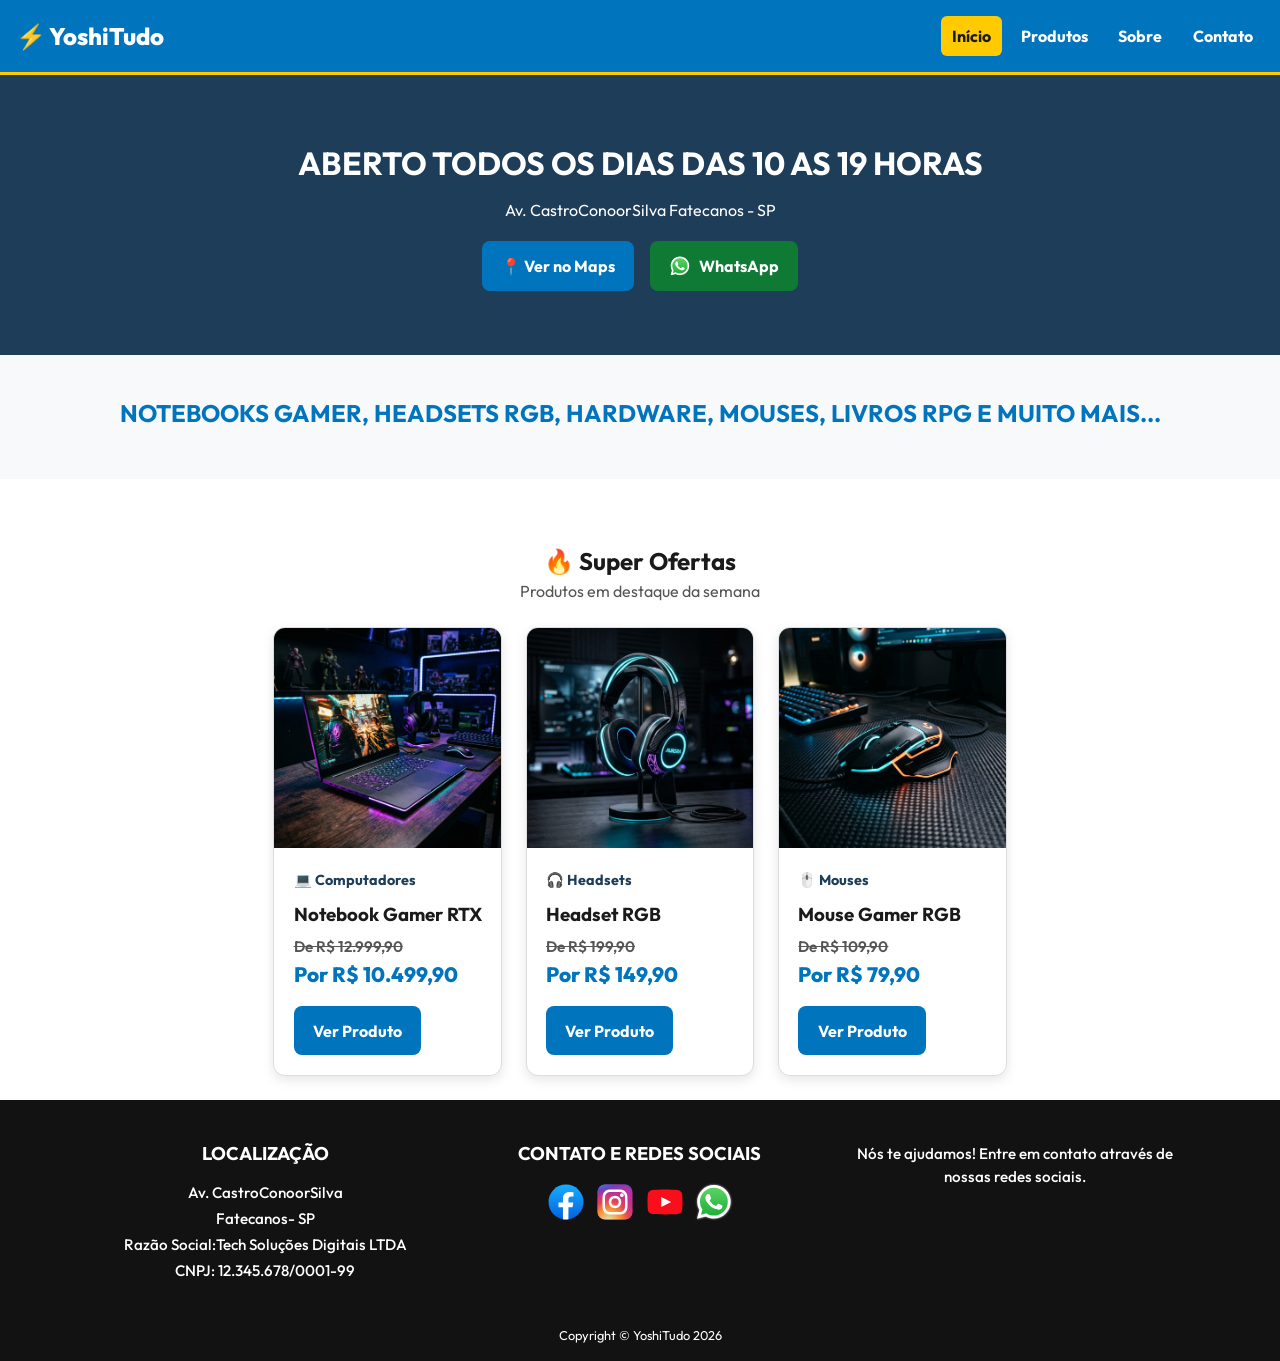
<file: index.html>
﻿<!DOCTYPE html>
<html lang="pt-BR">

<head>

    <!-- Configurações básicas -->
    <meta charset="UTF-8">
    <meta name="viewport" content="width=device-width, initial-scale=1.0">

    <!-- Título do site -->
    <title>YoshiTudo</title>

    <!-- CSS -->
    <link rel="preconnect" href="https://fonts.googleapis.com">
    <link rel="preconnect" href="https://fonts.gstatic.com" crossorigin>
    <link
        rel="stylesheet"
        href="https://fonts.googleapis.com/css2?family=Outfit:wght@300;400;500;600;700;800&family=Inter:wght@400;500;600;700&display=swap"
        media="print"
        onload="this.media='all'"
    >
    <link rel="stylesheet" href="estilos/geral.css">
    <link rel="stylesheet" href="estilos/index.css">

    <meta name="description" content="YoshiTudo: notebooks gamer, headsets RGB, hardware, mouses e livros de RPG em São Roque/SP. Super ofertas toda semana.">
</head>

<body>

    <!-- ========================= -->
    <!-- CABEÇALHO / MENU -->
    <!-- ========================= -->

    <header class="cabecalho">

        <!-- Logo -->
        <a href="index.html" class="logotipo">
            ⚡ YoshiTudo
        </a>

        <!-- Menu -->
        <nav class="menu">

            <a href="index.html" class="ativo">Início</a>
            <a href="produtos.html">Produtos</a>
            <a href="sobre.html">Sobre</a>
            <a href="contato.html">Contato</a>

        </nav>

    </header>

    <!-- ========================= -->
    <!-- BANNER PRINCIPAL -->
    <!-- ========================= -->

    <section class="faixa">

        <h1>
            ABERTO TODOS OS DIAS DAS 10 AS 19 HORAS
        </h1>

        <p>
            Av. CastroConoorSilva Fatecanos - SP
        </p>

        <!-- Botões -->
        <div class="botoes-faixa">

            <a href="https://www.google.com/maps/search/?api=1&query=Av.+Antonino+Dias+Bastos+Sao+Roque+SP">
                📍 Ver no Maps
            </a>

            <a href="https://wa.me/5511999999999" target="_blank" class="botao-whatsapp">
                <img src="marcas/whatsapp.svg" alt="WhatsApp">
                WhatsApp
            </a>

        </div>

    </section>

    <!-- ========================= -->
    <!-- TÍTULO GRANDE -->
    <!-- ========================= -->

    <section class="chamada">

        <h2>
            NOTEBOOKS GAMER, HEADSETS RGB, HARDWARE,
            MOUSES, LIVROS RPG E MUITO MAIS...
        </h2>

    </section>

    <!-- ========================= -->
    <!-- PRODUTOS -->
    <!-- ========================= -->

    <main class="produtos">

        <!-- Título -->
        <div class="titulo-secao">

            <h2>🔥 Super Ofertas</h2>

            <p>
                Produtos em destaque da semana
            </p>

        </div>

        <!-- Grid -->
        <div class="grade-produtos">

            <!-- Card Produto -->
            <article class="cartao">

                <!-- Imagem -->
                <img src="imagens/notebook.jpeg" alt="Notebook Gamer" width="227" height="220" loading="lazy">

                <!-- Informações -->
                <div class="info-cartao">

                    <span class="categoria">
                        💻 Computadores
                    </span>

                    <h3>
                        Notebook Gamer RTX
                    </h3>

                    <p class="preco">
                        <span class="preco-de">De R$ 12.999,90</span>
                        <span class="preco-por">Por R$ 10.499,90</span>
                    </p>

                    <!-- Botão -->
                    <a href="produtos.html" class="botao">
                        Ver Produto
                    </a>

                </div>

            </article>

            <!-- Card Produto -->
            <article class="cartao">

                <img src="imagens/headset.jpeg" alt="Headset Gamer" width="227" height="220" loading="lazy">

                <div class="info-cartao">

                    <span class="categoria">
                        🎧 Headsets
                    </span>

                    <h3>
                        Headset RGB
                    </h3>

                    <p class="preco">
                        <span class="preco-de">De R$ 199,90</span>
                        <span class="preco-por">Por R$ 149,90</span>
                    </p>

                    <a href="produtos.html" class="botao">
                        Ver Produto
                    </a>

                </div>

            </article>

            <!-- Card Produto -->
            <article class="cartao">

                <img src="imagens/mouse.jpeg" alt="Mouse Gamer" width="227" height="220" loading="lazy">

                <div class="info-cartao">

                    <span class="categoria">
                        🖱️ Mouses
                    </span>

                    <h3>
                        Mouse Gamer RGB
                    </h3>

                    <p class="preco">
                        <span class="preco-de">De R$ 109,90</span>
                        <span class="preco-por">Por R$ 79,90</span>
                    </p>

                    <a href="produtos.html" class="botao">
                        Ver Produto
                    </a>

                </div>

            </article>

        </div>

    </main>

    <!-- ========================= -->
    <!-- RODAPÉ -->
    <!-- ========================= -->

    <footer class="rodape">

        <div class="conteudo-rodape">

            <div class="coluna-rodape">
                <h4>LOCALIZAÇÃO</h4>
                <p>Av. CastroConoorSilva</p>
                <p>Fatecanos- SP</p>
                <p>Razão Social:Tech Soluções Digitais LTDA</p>
                <p>CNPJ: 12.345.678/0001-99</p>
            </div>

            <div class="coluna-rodape">
                <h4>CONTATO E REDES SOCIAIS</h4>

                <div class="links-sociais">
                    <a href="https://www.facebook.com/" target="_blank" class="botao-social" aria-label="Facebook">
                        <img src="marcas/facebook.svg" alt="Facebook">
                    </a>

                    <a href="https://www.instagram.com/" target="_blank" class="botao-social" aria-label="Instagram">
                        <img src="marcas/instagram.svg" alt="Instagram">
                    </a>

                    <a href="https://www.youtube.com/" target="_blank" class="botao-social" aria-label="YouTube">
                        <img src="marcas/youtube.svg" alt="YouTube">
                    </a>

                    <a href="https://wa.me/5511999999999" target="_blank" class="botao-social" aria-label="WhatsApp">
                        <img src="marcas/whatsapp.svg" alt="WhatsApp">
                    </a>
                </div>
            </div>

            <div class="coluna-rodape">
                <p class="mensagem-rodape">
                    Nós te ajudamos! Entre em contato através de nossas redes sociais.
                </p>
            </div>

        </div>

        <p class="direitos">
            Copyright © YoshiTudo 2026
        </p>

    </footer>

</body>

</html>
</file>
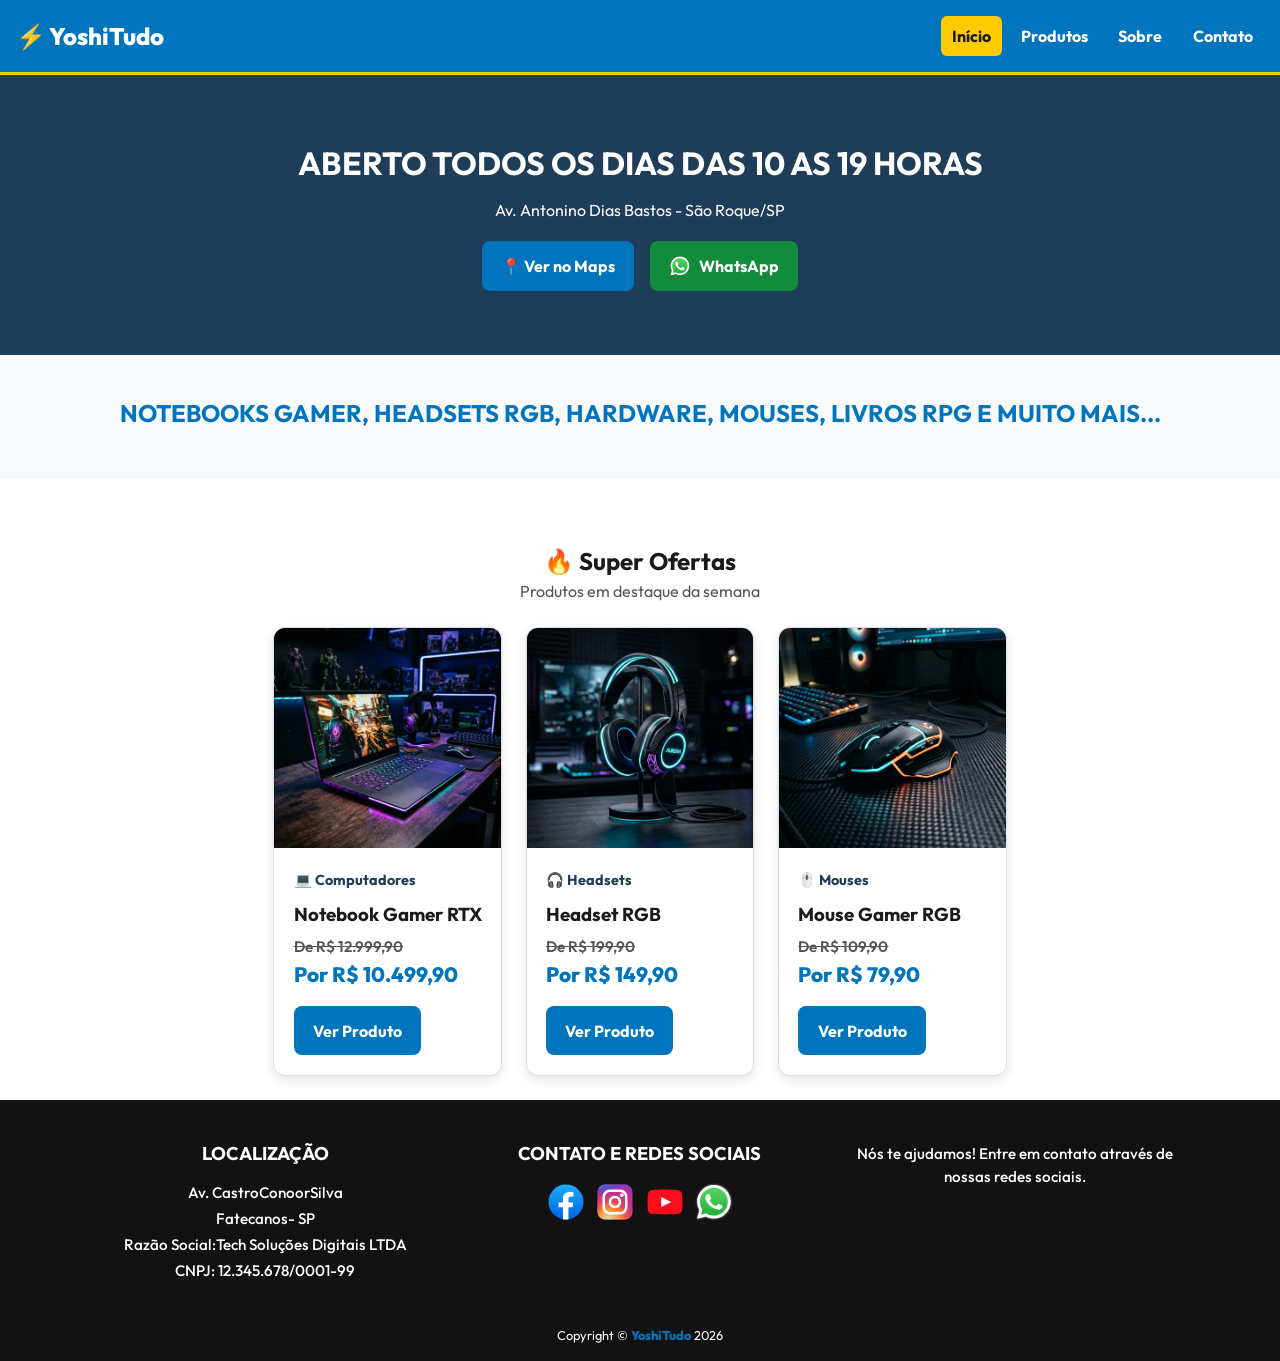
<file: yoshitudo/index.html>
﻿<!DOCTYPE html>
<html lang="pt-BR">

<head>

    <!-- Configurações básicas -->
    <meta charset="UTF-8">
    <meta name="viewport" content="width=device-width, initial-scale=1.0">

    <!-- Título do site -->
    <title>YoshiTudo</title>

    <!-- CSS -->
    <link rel="stylesheet" href="estilos/geral.css">
    <link rel="stylesheet" href="estilos/index.css">

</head>

<body>

    <!-- ========================= -->
    <!-- CABEÇALHO / MENU -->
    <!-- ========================= -->

    <header class="cabecalho">

        <!-- Logo -->
        <a href="index.html" class="logotipo">
            ⚡ YoshiTudo
        </a>

        <!-- Menu -->
        <nav class="menu">

            <a href="index.html" class="ativo">Início</a>
            <a href="produtos.html">Produtos</a>
            <a href="sobre.html">Sobre</a>
            <a href="contato.html">Contato</a>

        </nav>

    </header>

    <!-- ========================= -->
    <!-- BANNER PRINCIPAL -->
    <!-- ========================= -->

    <section class="faixa">

        <h1>
            ABERTO TODOS OS DIAS DAS 10 AS 19 HORAS
        </h1>

        <p>
            Av. Antonino Dias Bastos - São Roque/SP
        </p>

        <!-- Botões -->
        <div class="botoes-faixa">

            <a href="https://www.google.com/maps/search/?api=1&query=Av.+Antonino+Dias+Bastos+Sao+Roque+SP">
                📍 Ver no Maps
            </a>

            <a href="https://wa.me/5511999999999" target="_blank" class="botao-whatsapp">
                <img src="marcas/whatsapp.svg" alt="WhatsApp">
                WhatsApp
            </a>

        </div>

    </section>

    <!-- ========================= -->
    <!-- TÍTULO GRANDE -->
    <!-- ========================= -->

    <section class="chamada">

        <h2>
            NOTEBOOKS GAMER, HEADSETS RGB, HARDWARE,
            MOUSES, LIVROS RPG E MUITO MAIS...
        </h2>

    </section>

    <!-- ========================= -->
    <!-- PRODUTOS -->
    <!-- ========================= -->

    <main class="produtos">

        <!-- Título -->
        <div class="titulo-secao">

            <h2>🔥 Super Ofertas</h2>

            <p>
                Produtos em destaque da semana
            </p>

        </div>

        <!-- Grid -->
        <div class="grade-produtos">

            <!-- Card Produto -->
            <article class="cartao">

                <!-- Imagem -->
                <img src="imagens/notebook.jpeg" alt="Notebook Gamer">

                <!-- Informações -->
                <div class="info-cartao">

                    <span class="categoria">
                        💻 Computadores
                    </span>

                    <h3>
                        Notebook Gamer RTX
                    </h3>

                    <p class="preco">
                        <span class="preco-de">De R$ 12.999,90</span>
                        <span class="preco-por">Por R$ 10.499,90</span>
                    </p>

                    <!-- Botão -->
                    <a href="produtos.html" class="botao">
                        Ver Produto
                    </a>

                </div>

            </article>

            <!-- Card Produto -->
            <article class="cartao">

                <img src="imagens/headset.jpeg" alt="Headset Gamer">

                <div class="info-cartao">

                    <span class="categoria">
                        🎧 Headsets
                    </span>

                    <h3>
                        Headset RGB
                    </h3>

                    <p class="preco">
                        <span class="preco-de">De R$ 199,90</span>
                        <span class="preco-por">Por R$ 149,90</span>
                    </p>

                    <a href="produtos.html" class="botao">
                        Ver Produto
                    </a>

                </div>

            </article>

            <!-- Card Produto -->
            <article class="cartao">

                <img src="imagens/mouse.jpeg" alt="Mouse Gamer">

                <div class="info-cartao">

                    <span class="categoria">
                        🖱️ Mouses
                    </span>

                    <h3>
                        Mouse Gamer RGB
                    </h3>

                    <p class="preco">
                        <span class="preco-de">De R$ 109,90</span>
                        <span class="preco-por">Por R$ 79,90</span>
                    </p>

                    <a href="produtos.html" class="botao">
                        Ver Produto
                    </a>

                </div>

            </article>

        </div>

    </main>

    <!-- ========================= -->
    <!-- RODAPÉ -->
    <!-- ========================= -->

    <footer class="rodape">

        <div class="conteudo-rodape">

            <div class="coluna-rodape">
                <h4>LOCALIZAÇÃO</h4>
                <p>Av. CastroConoorSilva</p>
                <p>Fatecanos- SP</p>
                <p>Razão Social:Tech Soluções Digitais LTDA</p>
                <p>CNPJ: 12.345.678/0001-99</p>
            </div>

            <div class="coluna-rodape">
                <h4>CONTATO E REDES SOCIAIS</h4>

                <div class="links-sociais">
                    <a href="https://www.facebook.com/" target="_blank" class="botao-social" aria-label="Facebook">
                        <img src="marcas/facebook.svg" alt="Facebook">
                    </a>

                    <a href="https://www.instagram.com/" target="_blank" class="botao-social" aria-label="Instagram">
                        <img src="marcas/instagram.svg" alt="Instagram">
                    </a>

                    <a href="https://www.youtube.com/" target="_blank" class="botao-social" aria-label="YouTube">
                        <img src="marcas/youtube.svg" alt="YouTube">
                    </a>

                    <a href="https://wa.me/5511999999999" target="_blank" class="botao-social" aria-label="WhatsApp">
                        <img src="marcas/whatsapp.svg" alt="WhatsApp">
                    </a>
                </div>
            </div>

            <div class="coluna-rodape">
                <p class="mensagem-rodape">
                    Nós te ajudamos! Entre em contato através de nossas redes sociais.
                </p>
            </div>

        </div>

        <p class="direitos">
            Copyright © <span>YoshiTudo</span> 2026
        </p>

    </footer>

</body>

</html>
</file>
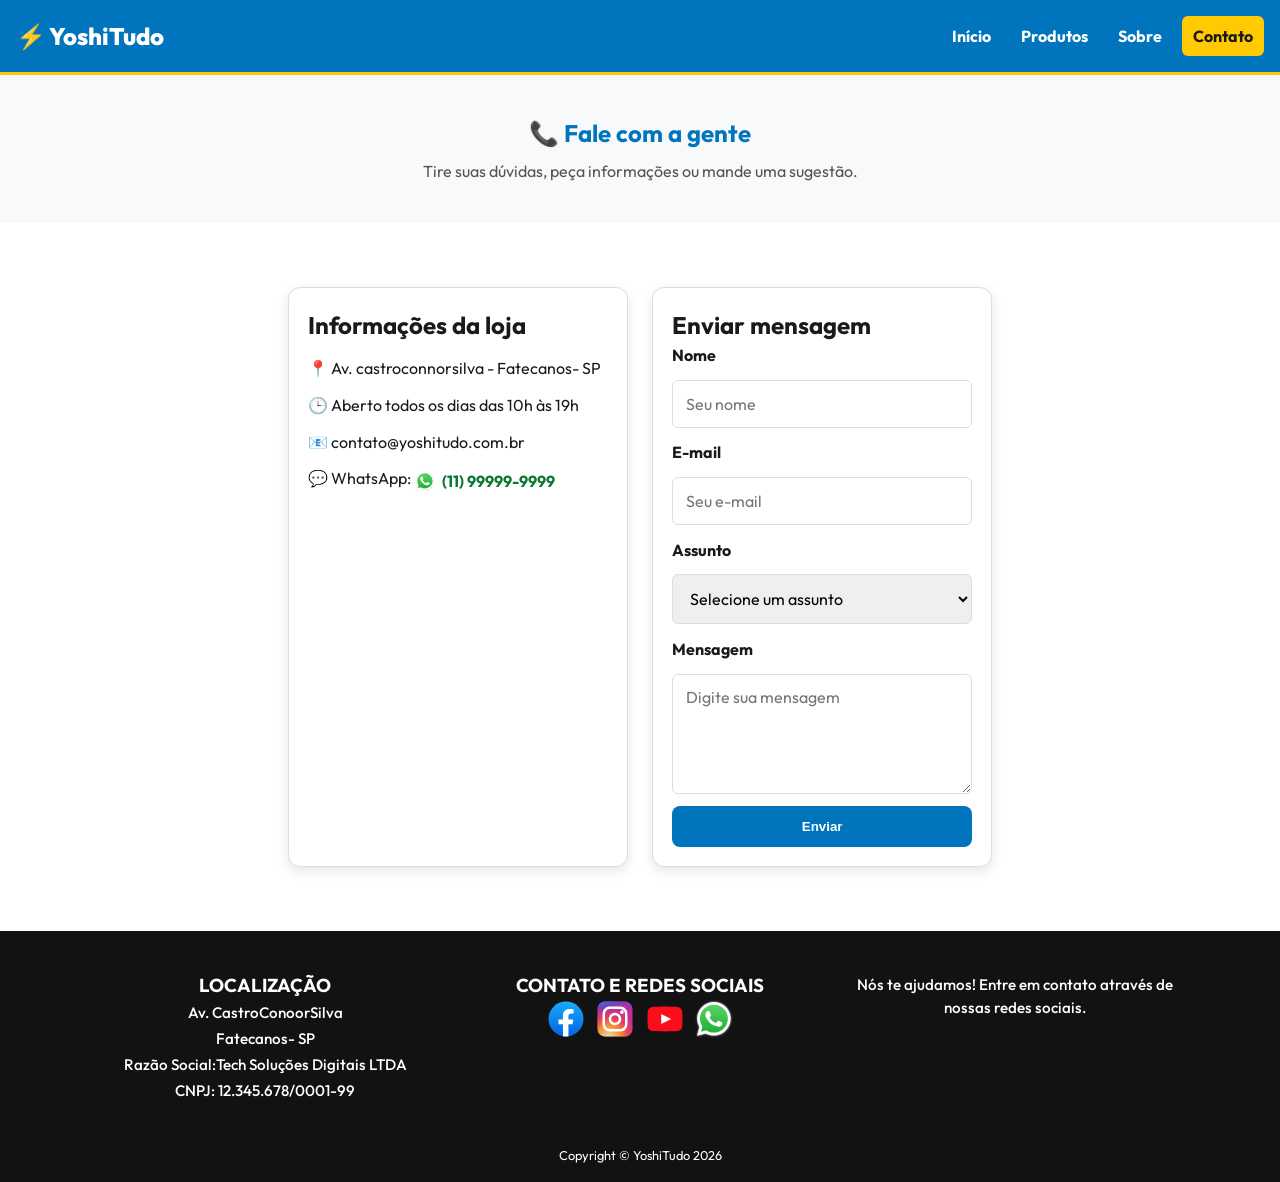
<file: contato.html>
﻿<!DOCTYPE html>
<html lang="pt-BR">

<head>

    <!-- Configurações básicas -->
    <meta charset="UTF-8">
    <meta name="viewport" content="width=device-width, initial-scale=1.0">

    <!-- Título do site -->
    <title>Contato | YoshiTudo</title>

    <!-- CSS -->
    <link rel="preconnect" href="https://fonts.googleapis.com">
    <link rel="preconnect" href="https://fonts.gstatic.com" crossorigin>
    <link
        rel="stylesheet"
        href="https://fonts.googleapis.com/css2?family=Outfit:wght@300;400;500;600;700;800&family=Inter:wght@400;500;600;700&display=swap"
        media="print"
        onload="this.media='all'"
    >
    <link rel="stylesheet" href="estilos/geral.css">
    <link rel="stylesheet" href="estilos/contato.css">

    <meta name="description" content="Entre em contato com a YoshiTudo. Tire dúvidas, peça informações ou envie uma sugestão pelo formulário, e-mail ou WhatsApp.">
</head>

<body>

    <!-- ========================= -->
    <!-- CABEÇALHO / MENU -->
    <!-- ========================= -->

    <header class="cabecalho">

        <!-- Logo -->
        <a href="index.html" class="logotipo">
            ⚡ YoshiTudo 
        </a>

        <!-- Menu -->
        <nav class="menu">

            <a href="index.html">Início</a>
            <a href="produtos.html">Produtos</a>
            <a href="sobre.html">Sobre</a>
            <a href="contato.html" class="ativo">Contato</a>

        </nav>

    </header>

    <!-- ========================= -->
    <!-- TÍTULO DA PÁGINA -->
    <!-- ========================= -->

    <section class="titulo-pagina">

        <h1>📞 Fale com a gente</h1>

        <p>
            Tire suas dúvidas, peça informações ou mande uma sugestão.
        </p>

    </section>

    <!-- ========================= -->
    <!-- CONTATO -->
    <!-- ========================= -->

    <main class="pagina-contato">

        <!-- Informações -->
        <section class="informacoes-contato">

            <h2>Informações da loja</h2>

            <p>
                📍 Av. castroconnorsilva - Fatecanos- SP
            </p>

            <p>
                🕒 Aberto todos os dias das 10h às 19h
            </p>

            <p>
                📧 contato@yoshitudo.com.br
            </p>

            <p>
                💬 WhatsApp:
                <a href="https://wa.me/5511999999999" target="_blank" class="link-whatsapp">
                    <img src="marcas/whatsapp.svg" alt="WhatsApp" class="icone-whatsapp">
                    <span>(11) 99999-9999</span>
                </a>
            </p>

            <!-- Mapa -->
            <div class="mapa">

                <iframe
                    src="https://www.google.com/maps/embed?pb=!1m18!1m12!1m3!1d3658.1110244917977!2d-47.13630302467088!3d-23.528508878822475!2m3!1f0!2f0!3f0!3m2!1i1024!2i768!4f13.1!3m3!1m2!1s0x94cf0d55820f0aa9%3A0x45c066f7a375456a!2sYOSHITEC%20ELETRONICOS!5e0!3m2!1spt-BR!2sbr!4v1780077567970!5m2!1spt-BR!2sbr"
                    title="Mapa da localização da YoshiTudo no Google Maps"
                    allowfullscreen=""
                    loading="lazy"
                    referrerpolicy="no-referrer-when-downgrade"
                ></iframe>

            </div>

        </section>

        <!-- Formulário -->
        <section class="formulario-contato">

            <h2>Enviar mensagem</h2>

            <form id="contato-whatsapp" action="https://api.whatsapp.com/send" method="get" target="_blank">
                <input type="hidden" name="phone" value="5511995099712">
                <input type="hidden" name="text" id="mensagem-completa">

                <label for="nome">Nome</label>
                <input type="text" id="nome" placeholder="Seu nome" required>

                <label for="email">E-mail</label>
                <input type="email" id="email" placeholder="Seu e-mail" required>

                <label for="categoria">Assunto</label>
                <select id="categoria" required>
                    <option value="">Selecione um assunto</option>
                    <option value="informacões sobre produtos">Informações sobre produtos</option>
                    <option value="ajuda com um pedido">Ajuda com um pedido</option>
                    <option value="suporte">Suporte</option>
                    <option value="enviar uma sugestão">Enviar uma sugestão</option>
                </select>

                <label for="mensagem">Mensagem</label>
                <textarea id="mensagem" placeholder="Digite sua mensagem" required></textarea>

                <button type="submit" class="botao">
                    Enviar
                </button>

            </form>

        </section>

    </main>

    <!-- ========================= -->
    <!-- RODAPÉ -->
    <!-- ========================= -->

    <footer class="rodape">

        <div class="conteudo-rodape">

            <div class="coluna-rodape">
                <h3>LOCALIZAÇÃO</h3>
                <p>Av. CastroConoorSilva</p>
                <p>Fatecanos- SP</p>
                <p>Razão Social:Tech Soluções Digitais LTDA</p>
                <p>CNPJ: 12.345.678/0001-99</p>
            </div>

            <div class="coluna-rodape">
                <h3>CONTATO E REDES SOCIAIS</h3>

                <div class="links-sociais">
                    <a href="https://www.facebook.com/" target="_blank" class="botao-social" aria-label="Facebook">
                        <img src="marcas/facebook.svg" alt="Facebook">
                    </a>

                    <a href="https://www.instagram.com/" target="_blank" class="botao-social" aria-label="Instagram">
                        <img src="marcas/instagram.svg" alt="Instagram">
                    </a>

                    <a href="https://www.youtube.com/" target="_blank" class="botao-social" aria-label="YouTube">
                        <img src="marcas/youtube.svg" alt="YouTube">
                    </a>

                    <a href="https://wa.me/5511999999999" target="_blank" class="botao-social" aria-label="WhatsApp">
                        <img src="marcas/whatsapp.svg" alt="WhatsApp">
                    </a>
                </div>
            </div>

            <div class="coluna-rodape">
                <p class="mensagem-rodape">
                    Nós te ajudamos! Entre em contato através de nossas redes sociais.
                </p>
            </div>

        </div>

        <p class="direitos">
            Copyright © YoshiTudo 2026
        </p>

    </footer>

    <script src="script.js"></script>

</body>

</html>
</file>
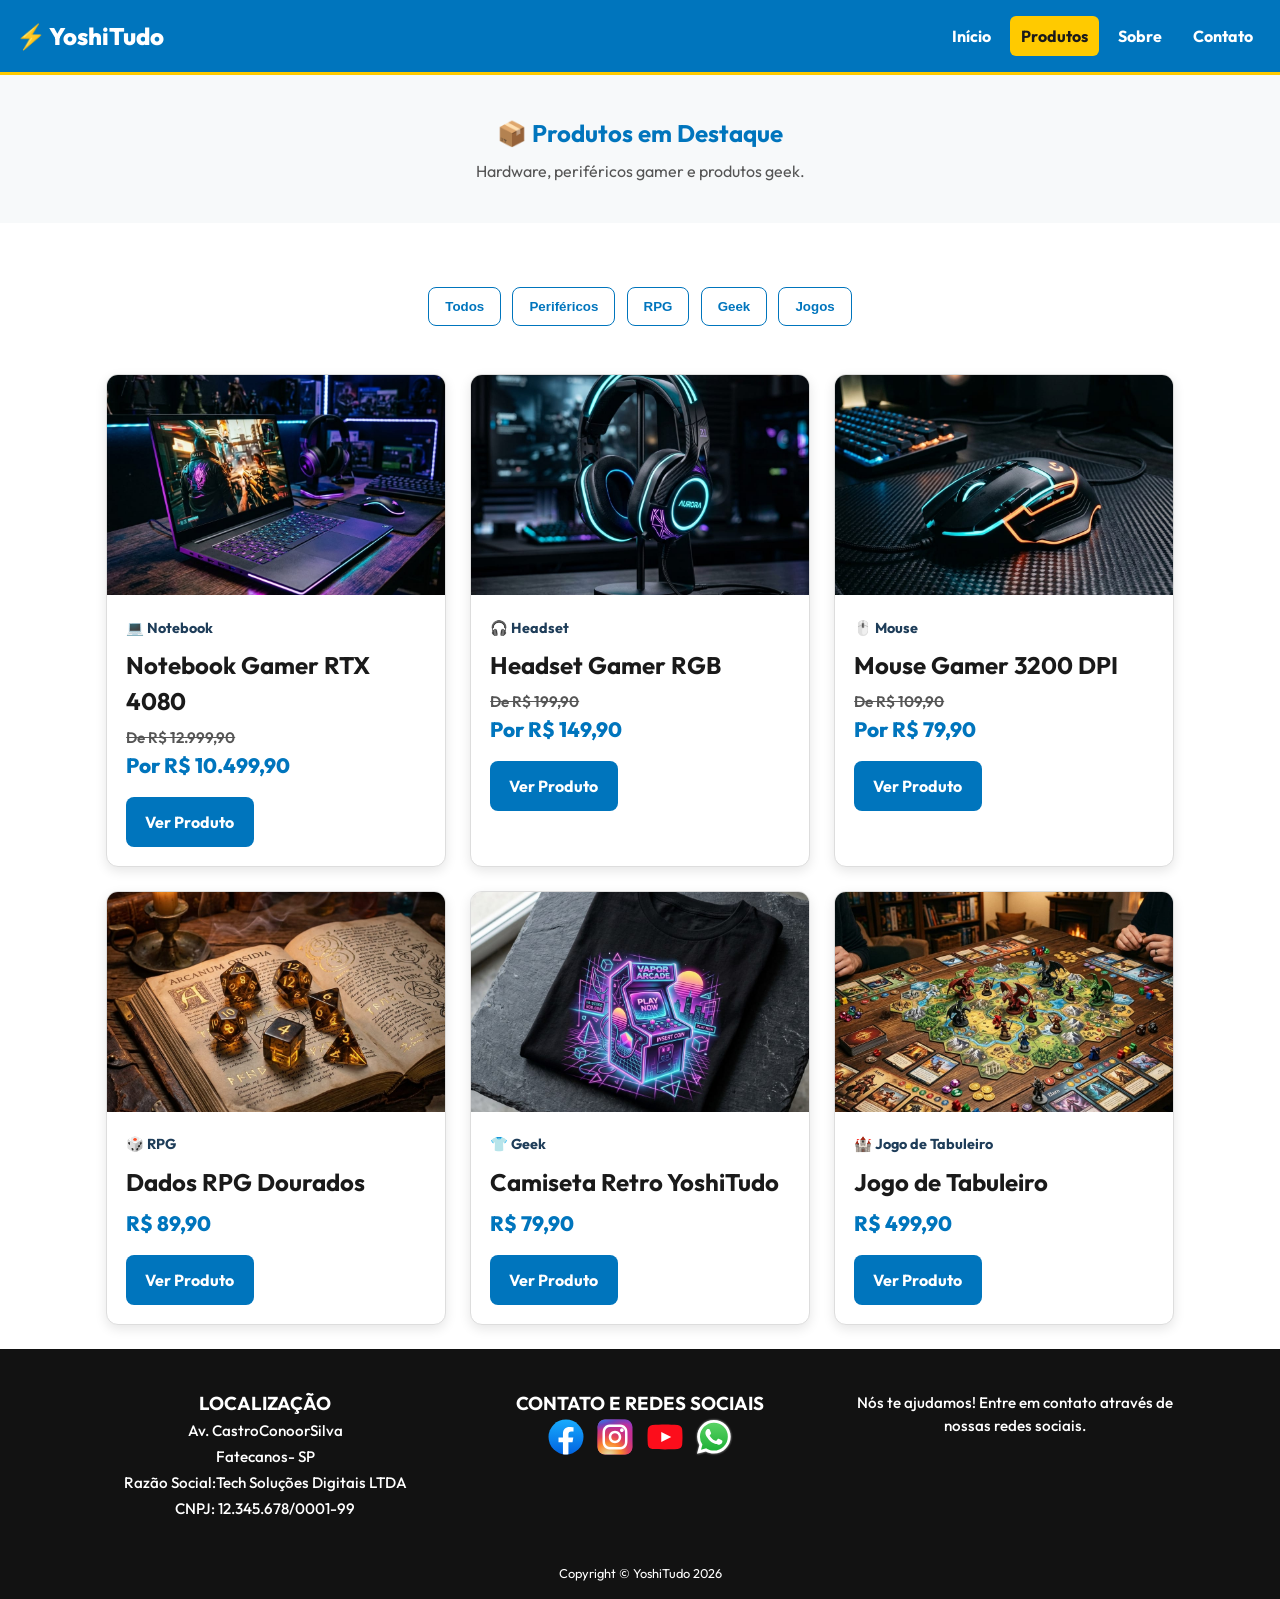
<file: produtos.html>
﻿<!DOCTYPE html>
<html lang="pt-BR">
<head>

  <!-- CONFIGURAÇÕES DA PÁGINA -->
  <meta charset="UTF-8">
  <meta name="viewport" content="width=device-width, initial-scale=1.0">

  <!-- TÍTULO DO SITE -->
  <title>Produtos | YoshiTudo</title>

  <!-- DESCRIÇÃO PARA GOOGLE -->
  
  <!-- CSS -->
  <link rel="preconnect" href="https://fonts.googleapis.com">
  <link rel="preconnect" href="https://fonts.gstatic.com" crossorigin>
  <link
    rel="stylesheet"
    href="https://fonts.googleapis.com/css2?family=Outfit:wght@300;400;500;600;700;800&family=Inter:wght@400;500;600;700&display=swap"
    media="print"
    onload="this.media='all'"
  >
  <link rel="stylesheet" href="estilos/geral.css">
  <link rel="stylesheet" href="estilos/produtos.css">
  
  <meta name="description" content="Confira os produtos gamer e geek da YoshiTudo.">
</head>
<body>

  <!-- =========================================
       CABEÇALHO DO SITE
  ========================================== -->
  <header class="cabecalho">

    <!-- LOGO -->
    <a href="index.html" class="logotipo">
      ⚡ YoshiTudo
    </a>

    <!-- MENU -->
    <nav class="menu">
      <a href="index.html">Início</a>
      <a href="produtos.html" class="ativo">Produtos</a>
      <a href="sobre.html">Sobre</a>
      <a href="contato.html">Contato</a>
    </nav>

  </header>

  <!-- =========================================
       TÍTULO DA PÁGINA
  ========================================== -->
  <section class="titulo-pagina">

    <h1>📦 Produtos em Destaque</h1>

    <p>
      Hardware, periféricos gamer e produtos geek.
    </p>

  </section>

  <!-- =========================================
       FILTROS
  ========================================== -->
  <div class="filtros">

    <button>Todos</button>
    <button>Periféricos</button>
    <button>RPG</button>
    <button>Geek</button>
    <button>Jogos</button>

  </div>

  <!-- =========================================
       LISTA DE PRODUTOS
  ========================================== -->
  <main class="produtos grade-produtos">

    <!-- PRODUTO 1 -->
    <article class="cartao-produto">

      <!-- IMAGEM -->
      <img src="imagens/notebook.jpeg" alt="Notebook Gamer">

      <!-- INFORMAÇÕES -->
      <div class="info-produto">

        <span class="categoria">💻 Notebook</span>

        <h2>Notebook Gamer RTX 4080</h2>

        <p class="preco">
          <span class="preco-de">De R$ 12.999,90</span>
          <span class="preco-por">Por R$ 10.499,90</span>
        </p>

        <a href="contato.html" class="botao">
          Ver Produto
        </a>

      </div>

    </article>

    <!-- PRODUTO 2 -->
    <article class="cartao-produto">

      <img src="imagens/headset.jpeg" alt="Headset Gamer">

      <div class="info-produto">

        <span class="categoria">🎧 Headset</span>

        <h2>Headset Gamer RGB</h2>

        <p class="preco">
          <span class="preco-de">De R$ 199,90</span>
          <span class="preco-por">Por R$ 149,90</span>
        </p>

        <a href="contato.html" class="botao">
          Ver Produto
        </a>

      </div>

    </article>

    <!-- PRODUTO 3 -->
    <article class="cartao-produto">

      <img src="imagens/mouse.jpeg" alt="Mouse Gamer">

      <div class="info-produto">

        <span class="categoria">🖱️ Mouse</span>

        <h2>Mouse Gamer 3200 DPI</h2>

        <p class="preco">
          <span class="preco-de">De R$ 109,90</span>
          <span class="preco-por">Por R$ 79,90</span>
        </p>

        <a href="contato.html" class="botao">
          Ver Produto
        </a>

      </div>

    </article>

    <!-- PRODUTO 4 -->
    <article class="cartao-produto">

      <img src="imagens/dados_rpg.jpeg" alt="Dados RPG">

      <div class="info-produto">

        <span class="categoria">🎲 RPG</span>

        <h2>Dados RPG Dourados</h2>

        <p class="preco">R$ 89,90</p>

        <a href="contato.html" class="botao">
          Ver Produto
        </a>

      </div>

    </article>

    <!-- PRODUTO 5 -->
    <article class="cartao-produto">

      <img src="imagens/camiseta_geek.jpeg" alt="Camiseta Geek">

      <div class="info-produto">

        <span class="categoria">👕 Geek</span>

        <h2>Camiseta Retro YoshiTudo</h2>

        <p class="preco">R$ 79,90</p>

        <a href="contato.html" class="botao">
          Ver Produto
        </a>

      </div>

    </article>

    <!-- PRODUTO 6 -->
    <article class="cartao-produto">

      <img src="imagens/tabuleiro.jpeg" alt="Jogo de Tabuleiro">

      <div class="info-produto">

        <span class="categoria">🏰 Jogo de Tabuleiro</span>

        <h2>Jogo de Tabuleiro</h2>

        <p class="preco">R$ 499,90</p>

        <a href="contato.html" class="botao">
          Ver Produto
        </a>

      </div>

    </article>

  </main>

  <!-- =========================================
       RODAPÉ
  ========================================== -->
  <footer class="rodape">

    <div class="conteudo-rodape">

      <div class="coluna-rodape">
          <h3>LOCALIZAÇÃO</h3>
          <p>Av. CastroConoorSilva</p>
          <p>Fatecanos- SP</p>
          <p>Razão Social:Tech Soluções Digitais LTDA</p>
          <p>CNPJ: 12.345.678/0001-99</p>
      </div>

      <div class="coluna-rodape">
        <h3>CONTATO E REDES SOCIAIS</h3>

        <div class="links-sociais">
          <a href="https://www.facebook.com/" target="_blank" class="botao-social" aria-label="Facebook">
            <img src="marcas/facebook.svg" alt="Facebook">
          </a>

          <a href="https://www.instagram.com/" target="_blank" class="botao-social" aria-label="Instagram">
            <img src="marcas/instagram.svg" alt="Instagram">
          </a>

          <a href="https://www.youtube.com/" target="_blank" class="botao-social" aria-label="YouTube">
            <img src="marcas/youtube.svg" alt="YouTube">
          </a>

          <a href="https://wa.me/5511999999999" target="_blank" class="botao-social" aria-label="WhatsApp">
            <img src="marcas/whatsapp.svg" alt="WhatsApp">
          </a>
        </div>
      </div>

      <div class="coluna-rodape">
        <p class="mensagem-rodape">
          Nós te ajudamos! Entre em contato através de nossas redes sociais.
        </p>
      </div>

    </div>

    <p class="direitos">
      Copyright © YoshiTudo 2026
    </p>

  </footer>

</body>
</html>
</file>
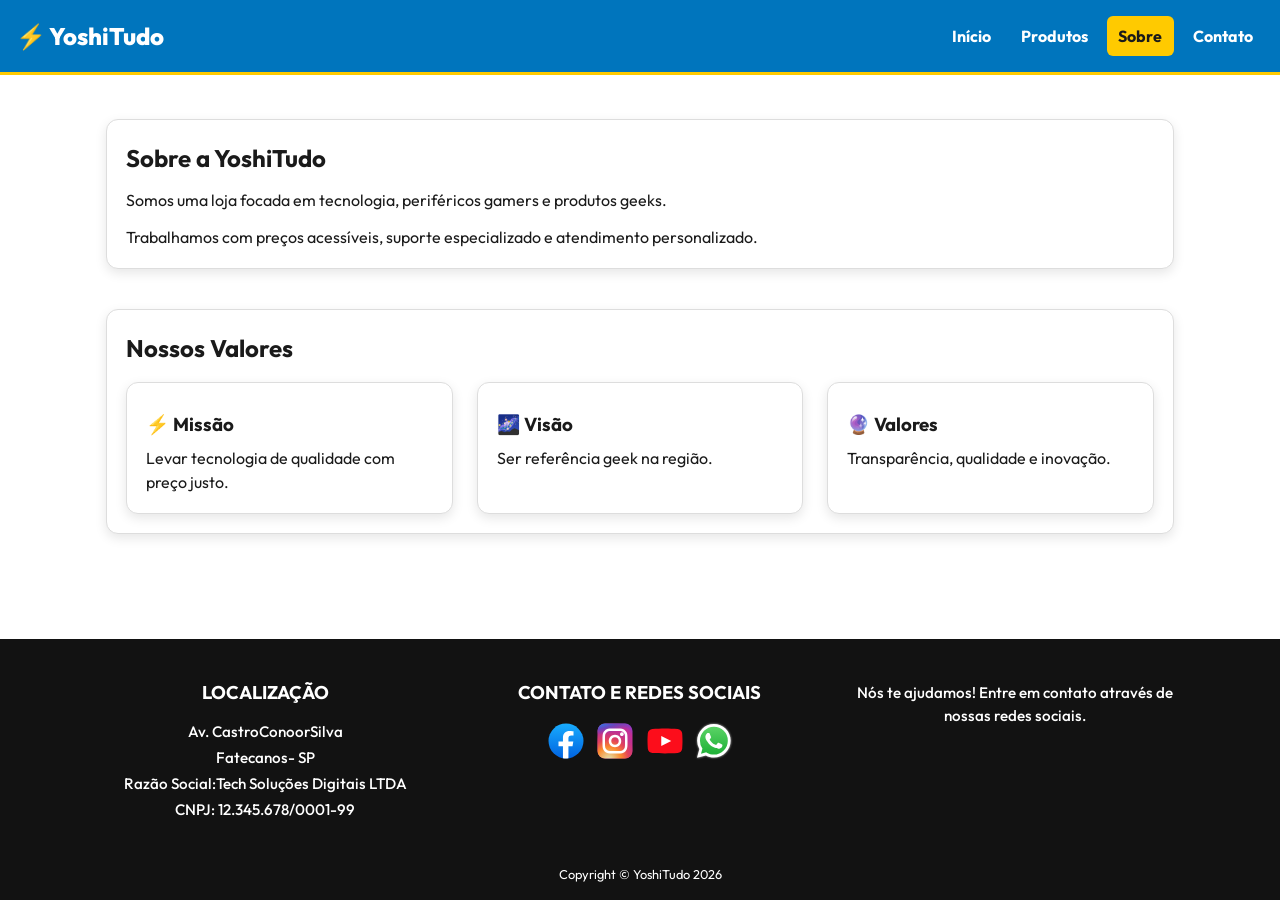
<file: sobre.html>
﻿<!-- ========================================= -->

<!-- PÁGINA SOBRE - YoshiTudo -->

<!-- ========================================= -->

<!DOCTYPE html>

<html lang="pt-BR">

<head>

  <!-- CONFIGURAÇÕES DA PÁGINA -->

  <meta charset="UTF-8">
  <meta name="viewport" content="width=device-width, initial-scale=1.0">

  <!-- TÍTULO -->

  <title>Sobre | YoshiTudo</title>

  <!-- DESCRIÇÃO SEO -->

  
  <!-- CSS -->
  <link rel="preconnect" href="https://fonts.googleapis.com">
  <link rel="preconnect" href="https://fonts.gstatic.com" crossorigin>
  <link
      rel="stylesheet"
      href="https://fonts.googleapis.com/css2?family=Outfit:wght@300;400;500;600;700;800&family=Inter:wght@400;500;600;700&display=swap"
      media="print"
      onload="this.media='all'"
  >
  <link rel="stylesheet" href="estilos/geral.css">
  <link rel="stylesheet" href="estilos/sobre.css">
  
  <meta name="description" content="Conheça a história da YoshiTudo">
</head>

<body>

  <!-- ========================================= -->

  <!-- CONTROLES CSS (CHECKBOX / RADIO) -->

  <!-- ========================================= -->

  <!-- Abrir carrinho -->

  <input type="checkbox" id="alternar-carrinho" class="controle-estado">

  <!-- Abrir login -->

  <input type="checkbox" id="alternar-login" class="controle-estado">

  <!-- ========================================= -->

  <!-- CABEÇALHO -->

  <!-- ========================================= -->

  <header class="cabecalho">

  <!-- LOGO -->
  <a href="index.html" class="logotipo">
    ⚡ YoshiTudo
  </a>

<!-- MENU -->
<nav class="menu">

  <a href="index.html">Início</a>

  <a href="produtos.html">Produtos</a>

  <a href="sobre.html" class="ativo">
    Sobre
  </a>

  <a href="contato.html">Contato</a>

</nav>

  </header>

  <!-- ========================================= -->

  <!-- CARRINHO -->

  <!-- ========================================= -->

<aside class="lateral-carrinho">

<h3>🛒 Carrinho</h3>

<label for="alternar-carrinho" class="botao-fechar">
  Fechar
</label>

<!-- ITEM -->
<div class="item-carrinho">

  <img src="imagens/headset.jpeg" alt="Headset">

  <div>
    <h4>Headset Gamer</h4>
    <p>R$ 149,90</p>
  </div>

</div>

<!-- ITEM -->
<div class="item-carrinho">

  <img src="imagens/mouse.jpeg" alt="Mouse">

  <div>
    <h4>Mouse Gamer</h4>
    <p>R$ 79,90</p>
  </div>

</div>

  </aside>

  <!-- ========================================= -->

  <!-- MODAL LOGIN -->

  <!-- ========================================= -->

  <div class="fundo-modal">

<div class="cartao-login">

  <h3>Área do Cliente</h3>

  <label for="alternar-login" class="botao-fechar">
    Fechar
  </label>

  <!-- FORM LOGIN -->
  <form>

    <div class="grupo-formulario">

      <label>E-mail</label>

      <input type="email" placeholder="Digite seu email">

    </div>

    <div class="grupo-formulario">

      <label>Senha</label>

      <input type="password" placeholder="Digite sua senha">

    </div>

    <button class="botao">
      Entrar
    </button>

  </form>

</div>

  </div>

  <!-- ========================================= -->

  <!-- CONTEÚDO PRINCIPAL -->

  <!-- ========================================= -->

  <main>

<!-- ========================================= -->
<!-- SOBRE -->
<!-- ========================================= -->

<section class="secao-sobre">

  <h1>Sobre a YoshiTudo</h1>

  <p>
    Somos uma loja focada em tecnologia,
    periféricos gamers e produtos geeks.
  </p>

  <p>
    Trabalhamos com preços acessíveis,
    suporte especializado e atendimento
    personalizado.
  </p>

</section>

<!-- ========================================= -->
<!-- VALORES -->
<!-- ========================================= -->

<section class="secao-valores">

  <h2>Nossos Valores</h2>

  <div class="cartoes">

    <!-- CARD -->
    <article class="cartao">

      <h3>⚡ Missão</h3>

      <p>
        Levar tecnologia de qualidade
        com preço justo.
      </p>

    </article>

    <!-- CARD -->
    <article class="cartao">

      <h3>🌌 Visão</h3>

      <p>
        Ser referência geek na região.
      </p>

    </article>

    <!-- CARD -->
    <article class="cartao">

      <h3>🔮 Valores</h3>

      <p>
        Transparência, qualidade e inovação.
      </p>

    </article>

  </div>

</section>

  </main>

  <!-- ========================================= -->

  <!-- RODAPÉ -->

  <!-- ========================================= -->

  <footer class="rodape">

<div class="conteudo-rodape">

  <div class="coluna-rodape">
      <h4>LOCALIZAÇÃO</h4>
      <p>Av. CastroConoorSilva</p>
      <p>Fatecanos- SP</p>
      <p>Razão Social:Tech Soluções Digitais LTDA</p>
      <p>CNPJ: 12.345.678/0001-99</p>
  </div>

  <div class="coluna-rodape">
    <h4>CONTATO E REDES SOCIAIS</h4>

    <div class="links-sociais">
      <a href="https://www.facebook.com/" target="_blank" class="botao-social" aria-label="Facebook">
        <img src="marcas/facebook.svg" alt="Facebook">
      </a>

      <a href="https://www.instagram.com/" target="_blank" class="botao-social" aria-label="Instagram">
        <img src="marcas/instagram.svg" alt="Instagram">
      </a>

      <a href="https://www.youtube.com/" target="_blank" class="botao-social" aria-label="YouTube">
        <img src="marcas/youtube.svg" alt="YouTube">
      </a>

      <a href="https://wa.me/5511999999999" target="_blank" class="botao-social" aria-label="WhatsApp">
        <img src="marcas/whatsapp.svg" alt="WhatsApp">
      </a>
    </div>
  </div>

  <div class="coluna-rodape">
    <p class="mensagem-rodape">
      Nós te ajudamos! Entre em contato através de nossas redes sociais.
    </p>
  </div>

</div>

<p class="direitos">
  Copyright © YoshiTudo 2026
</p>

  </footer>

</body>
</html>
</file>
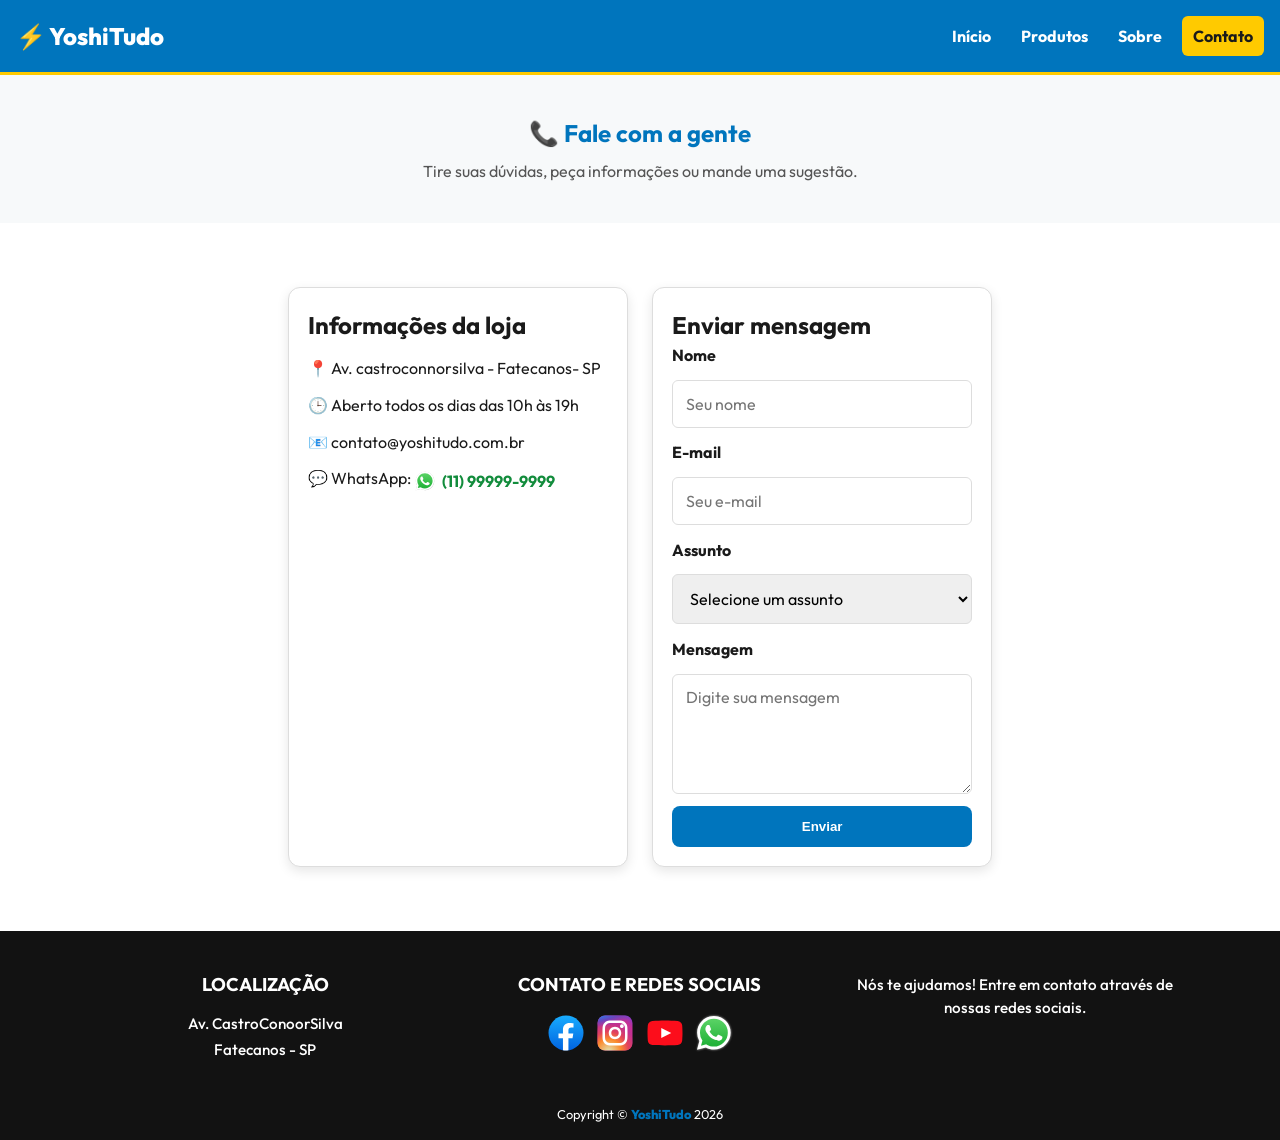
<file: yoshitudo/contato.html>
﻿<!DOCTYPE html>
<html lang="pt-BR">

<head>

    <!-- Configurações básicas -->
    <meta charset="UTF-8">
    <meta name="viewport" content="width=device-width, initial-scale=1.0">

    <!-- Título do site -->
    <title>Contato | YoshiTudo</title>

    <!-- CSS -->
    <link rel="stylesheet" href="estilos/geral.css">
    <link rel="stylesheet" href="estilos/contato.css">

</head>

<body>

    <!-- ========================= -->
    <!-- CABEÇALHO / MENU -->
    <!-- ========================= -->

    <header class="cabecalho">

        <!-- Logo -->
        <a href="index.html" class="logotipo">
            ⚡ YoshiTudo 
        </a>

        <!-- Menu -->
        <nav class="menu">

            <a href="index.html">Início</a>
            <a href="produtos.html">Produtos</a>
            <a href="sobre.html">Sobre</a>
            <a href="contato.html" class="ativo">Contato</a>

        </nav>

    </header>

    <!-- ========================= -->
    <!-- TÍTULO DA PÁGINA -->
    <!-- ========================= -->

    <section class="titulo-pagina">

        <h1>📞 Fale com a gente</h1>

        <p>
            Tire suas dúvidas, peça informações ou mande uma sugestão.
        </p>

    </section>

    <!-- ========================= -->
    <!-- CONTATO -->
    <!-- ========================= -->

    <main class="pagina-contato">

        <!-- Informações -->
        <section class="informacoes-contato">

            <h2>Informações da loja</h2>

            <p>
                📍 Av. castroconnorsilva - Fatecanos- SP
            </p>

            <p>
                🕒 Aberto todos os dias das 10h às 19h
            </p>

            <p>
                📧 contato@yoshitudo.com.br
            </p>

            <p>
                💬 WhatsApp:
                <a href="https://wa.me/5511999999999" target="_blank" class="link-whatsapp">
                    <img src="marcas/whatsapp.svg" alt="WhatsApp" class="icone-whatsapp">
                    <span>(11) 99999-9999</span>
                </a>
            </p>

            <!-- Mapa -->
            <div class="mapa">

                <iframe src="https://www.google.com/maps/embed?pb=!1m18!1m12!1m3!1d3658.1110244917977!2d-47.13630302467088!3d-23.528508878822475!2m3!1f0!2f0!3f0!3m2!1i1024!2i768!4f13.1!3m3!1m2!1s0x94cf0d55820f0aa9%3A0x45c066f7a375456a!2sYOSHITEC%20ELETRONICOS!5e0!3m2!1spt-BR!2sbr!4v1780077567970!5m2!1spt-BR!2sbr" allowfullscreen="" loading="lazy" referrerpolicy="no-referrer-when-downgrade"></iframe>

            </div>

        </section>

        <!-- Formulário -->
        <section class="formulario-contato">

            <h2>Enviar mensagem</h2>

            <form id="contato-whatsapp" action="https://api.whatsapp.com/send" method="get" target="_blank">
                <input type="hidden" name="phone" value="5511995099712">
                <input type="hidden" name="text" id="mensagem-completa">

                <label for="nome">Nome</label>
                <input type="text" id="nome" placeholder="Seu nome" required>

                <label for="email">E-mail</label>
                <input type="email" id="email" placeholder="Seu e-mail" required>

                <label for="categoria">Assunto</label>
                <select id="categoria" required>
                    <option value="">Selecione um assunto</option>
                    <option value="informacões sobre produtos">Informações sobre produtos</option>
                    <option value="ajuda com um pedido">Ajuda com um pedido</option>
                    <option value="suporte">Suporte</option>
                    <option value="enviar uma sugestão">Enviar uma sugestão</option>
                </select>

                <label for="mensagem">Mensagem</label>
                <textarea id="mensagem" placeholder="Digite sua mensagem" required></textarea>

                <button type="submit" class="botao">
                    Enviar
                </button>

            </form>

        </section>

    </main>

    <!-- ========================= -->
    <!-- RODAPÉ -->
    <!-- ========================= -->

    <footer class="rodape">

        <div class="conteudo-rodape">

            <div class="coluna-rodape">
                <h4>LOCALIZAÇÃO</h4>
                <p>Av. CastroConoorSilva </p>
                <p>Fatecanos - SP </p>
            </div>

            <div class="coluna-rodape">
                <h4>CONTATO E REDES SOCIAIS</h4>

                <div class="links-sociais">
                    <a href="https://www.facebook.com/" target="_blank" class="botao-social" aria-label="Facebook">
                        <img src="marcas/facebook.svg" alt="Facebook">
                    </a>

                    <a href="https://www.instagram.com/" target="_blank" class="botao-social" aria-label="Instagram">
                        <img src="marcas/instagram.svg" alt="Instagram">
                    </a>

                    <a href="https://www.youtube.com/" target="_blank" class="botao-social" aria-label="YouTube">
                        <img src="marcas/youtube.svg" alt="YouTube">
                    </a>

                    <a href="https://wa.me/5511999999999" target="_blank" class="botao-social" aria-label="WhatsApp">
                        <img src="marcas/whatsapp.svg" alt="WhatsApp">
                    </a>
                </div>
            </div>

            <div class="coluna-rodape">
                <p class="mensagem-rodape">
                    Nós te ajudamos! Entre em contato através de nossas redes sociais.
                </p>
            </div>

        </div>

        <p class="direitos">
            Copyright © <span>YoshiTudo</span> 2026
        </p>

    </footer>

    <script src="script.js"></script>

</body>

</html>
</file>
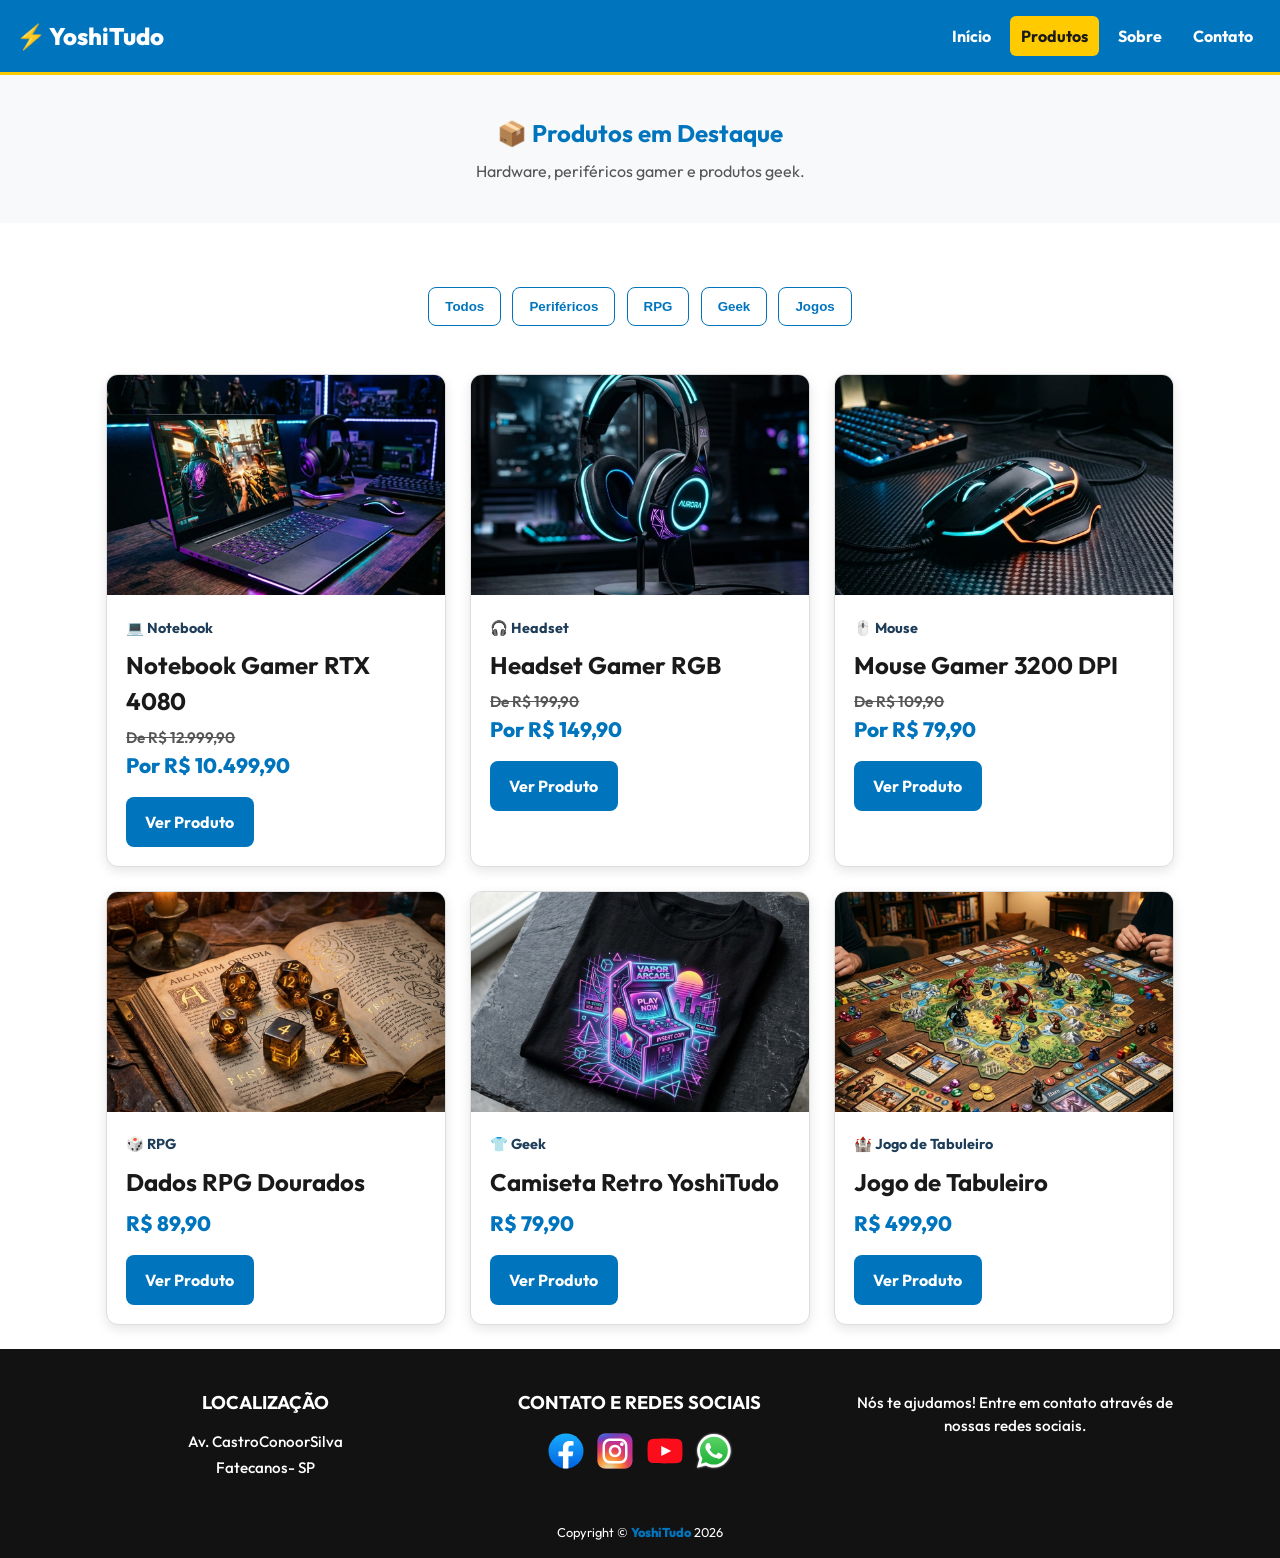
<file: yoshitudo/produtos.html>
﻿<!DOCTYPE html>
<html lang="pt-BR">
<head>

  <!-- CONFIGURAÇÕES DA PÁGINA -->
  <meta charset="UTF-8">
  <meta name="viewport" content="width=device-width, initial-scale=1.0">

  <!-- TÍTULO DO SITE -->
  <title>Produtos | YoshiTudo</title>

  <!-- DESCRIÇÃO PARA GOOGLE -->
  <meta name="description" content="Confira os produtos gamer e geek da YoshiTudo.">

  <!-- CSS -->
  <link rel="stylesheet" href="estilos/geral.css">
  <link rel="stylesheet" href="estilos/produtos.css">

</head>
<body>

  <!-- =========================================
       CABEÇALHO DO SITE
  ========================================== -->
  <header class="cabecalho">

    <!-- LOGO -->
    <a href="index.html" class="logotipo">
      ⚡ YoshiTudo
    </a>

    <!-- MENU -->
    <nav class="menu">
      <a href="index.html">Início</a>
      <a href="produtos.html" class="ativo">Produtos</a>
      <a href="sobre.html">Sobre</a>
      <a href="contato.html">Contato</a>
    </nav>

  </header>

  <!-- =========================================
       TÍTULO DA PÁGINA
  ========================================== -->
  <section class="titulo-pagina">

    <h1>📦 Produtos em Destaque</h1>

    <p>
      Hardware, periféricos gamer e produtos geek.
    </p>

  </section>

  <!-- =========================================
       FILTROS
  ========================================== -->
  <section class="filtros">

    <button>Todos</button>
    <button>Periféricos</button>
    <button>RPG</button>
    <button>Geek</button>
    <button>Jogos</button>

  </section>

  <!-- =========================================
       LISTA DE PRODUTOS
  ========================================== -->
  <main class="produtos grade-produtos">

    <!-- PRODUTO 1 -->
    <article class="cartao-produto">

      <!-- IMAGEM -->
      <img src="imagens/notebook.jpeg" alt="Notebook Gamer">

      <!-- INFORMAÇÕES -->
      <div class="info-produto">

        <span class="categoria">💻 Notebook</span>

        <h2>Notebook Gamer RTX 4080</h2>

        <p class="preco">
          <span class="preco-de">De R$ 12.999,90</span>
          <span class="preco-por">Por R$ 10.499,90</span>
        </p>

        <a href="contato.html" class="botao">
          Ver Produto
        </a>

      </div>

    </article>

    <!-- PRODUTO 2 -->
    <article class="cartao-produto">

      <img src="imagens/headset.jpeg" alt="Headset Gamer">

      <div class="info-produto">

        <span class="categoria">🎧 Headset</span>

        <h2>Headset Gamer RGB</h2>

        <p class="preco">
          <span class="preco-de">De R$ 199,90</span>
          <span class="preco-por">Por R$ 149,90</span>
        </p>

        <a href="contato.html" class="botao">
          Ver Produto
        </a>

      </div>

    </article>

    <!-- PRODUTO 3 -->
    <article class="cartao-produto">

      <img src="imagens/mouse.jpeg" alt="Mouse Gamer">

      <div class="info-produto">

        <span class="categoria">🖱️ Mouse</span>

        <h2>Mouse Gamer 3200 DPI</h2>

        <p class="preco">
          <span class="preco-de">De R$ 109,90</span>
          <span class="preco-por">Por R$ 79,90</span>
        </p>

        <a href="contato.html" class="botao">
          Ver Produto
        </a>

      </div>

    </article>

    <!-- PRODUTO 4 -->
    <article class="cartao-produto">

      <img src="imagens/dados_rpg.jpeg" alt="Dados RPG">

      <div class="info-produto">

        <span class="categoria">🎲 RPG</span>

        <h2>Dados RPG Dourados</h2>

        <p class="preco">R$ 89,90</p>

        <a href="contato.html" class="botao">
          Ver Produto
        </a>

      </div>

    </article>

    <!-- PRODUTO 5 -->
    <article class="cartao-produto">

      <img src="imagens/camiseta_geek.jpeg" alt="Camiseta Geek">

      <div class="info-produto">

        <span class="categoria">👕 Geek</span>

        <h2>Camiseta Retro YoshiTudo</h2>

        <p class="preco">R$ 79,90</p>

        <a href="contato.html" class="botao">
          Ver Produto
        </a>

      </div>

    </article>

    <!-- PRODUTO 6 -->
    <article class="cartao-produto">

      <img src="imagens/tabuleiro.jpeg" alt="Jogo de Tabuleiro">

      <div class="info-produto">

        <span class="categoria">🏰 Jogo de Tabuleiro</span>

        <h2>Jogo de Tabuleiro</h2>

        <p class="preco">R$ 499,90</p>

        <a href="contato.html" class="botao">
          Ver Produto
        </a>

      </div>

    </article>

  </main>

  <!-- =========================================
       RODAPÉ
  ========================================== -->
  <footer class="rodape">

    <div class="conteudo-rodape">

      <div class="coluna-rodape">
        <h4>LOCALIZAÇÃO</h4>
        <p>Av. CastroConoorSilva</p>
        <p>Fatecanos- SP</p>
      </div>

      <div class="coluna-rodape">
        <h4>CONTATO E REDES SOCIAIS</h4>

        <div class="links-sociais">
          <a href="https://www.facebook.com/" target="_blank" class="botao-social" aria-label="Facebook">
            <img src="marcas/facebook.svg" alt="Facebook">
          </a>

          <a href="https://www.instagram.com/" target="_blank" class="botao-social" aria-label="Instagram">
            <img src="marcas/instagram.svg" alt="Instagram">
          </a>

          <a href="https://www.youtube.com/" target="_blank" class="botao-social" aria-label="YouTube">
            <img src="marcas/youtube.svg" alt="YouTube">
          </a>

          <a href="https://wa.me/5511999999999" target="_blank" class="botao-social" aria-label="WhatsApp">
            <img src="marcas/whatsapp.svg" alt="WhatsApp">
          </a>
        </div>
      </div>

      <div class="coluna-rodape">
        <p class="mensagem-rodape">
          Nós te ajudamos! Entre em contato através de nossas redes sociais.
        </p>
      </div>

    </div>

    <p class="direitos">
      Copyright © <span>YoshiTudo</span> 2026
    </p>

  </footer>

</body>
</html>
</file>
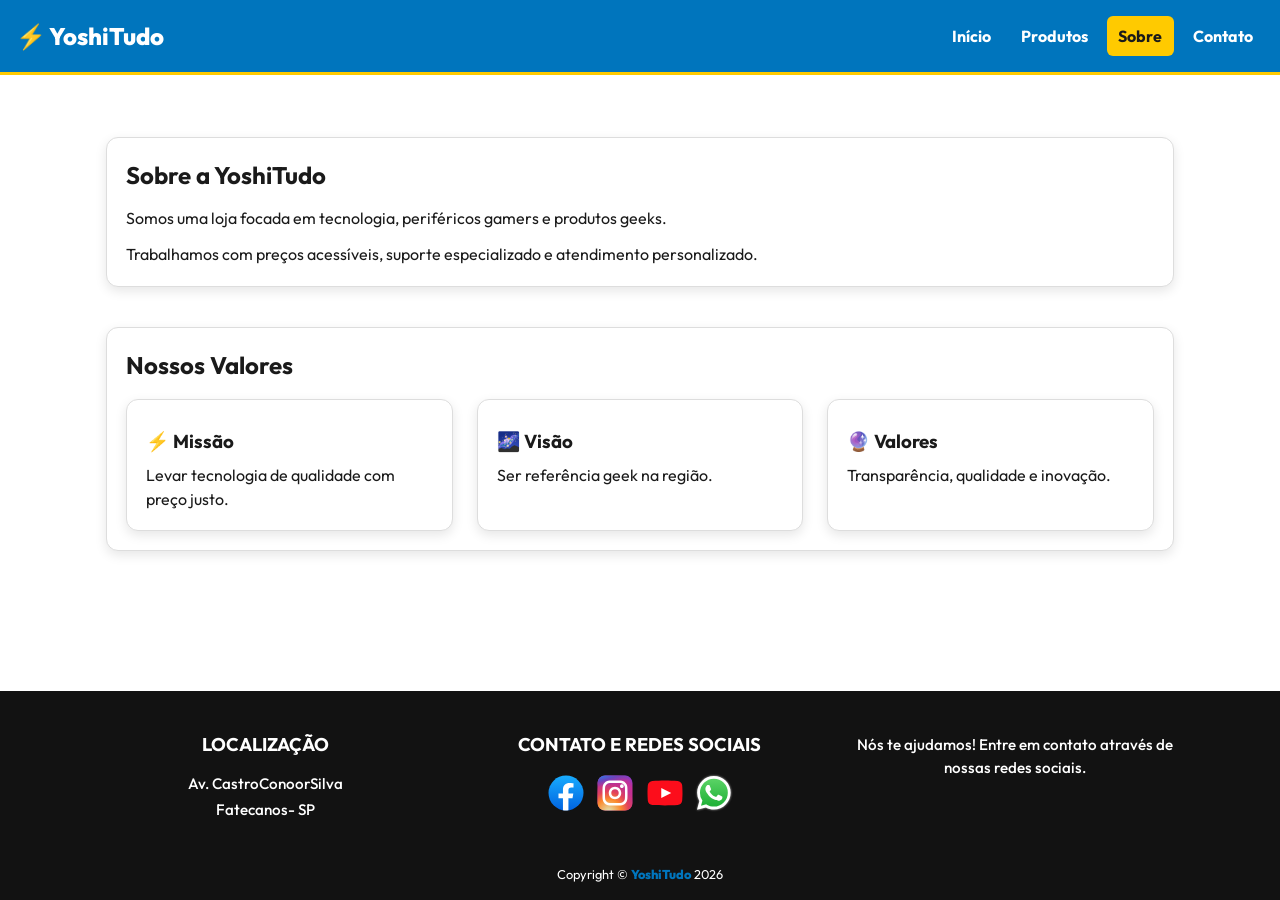
<file: yoshitudo/sobre.html>
﻿<!-- ========================================= -->

<!-- PÁGINA SOBRE - YoshiTudo -->

<!-- ========================================= -->

<!DOCTYPE html>

<html lang="pt-BR">

<head>

  <!-- CONFIGURAÇÕES DA PÁGINA -->

  <meta charset="UTF-8">
  <meta name="viewport" content="width=device-width, initial-scale=1.0">

  <!-- TÍTULO -->

  <title>Sobre | YoshiTudo</title>

  <!-- DESCRIÇÃO SEO -->

  <meta name="description" content="Conheça a história da YoshiTudo">

  <!-- CSS -->

  <link rel="stylesheet" href="estilos/geral.css">
  <link rel="stylesheet" href="estilos/sobre.css">

</head>

<body>

  <!-- ========================================= -->

  <!-- CONTROLES CSS (CHECKBOX / RADIO) -->

  <!-- ========================================= -->

  <!-- Abrir carrinho -->

  <input type="checkbox" id="alternar-carrinho" class="controle-estado">

  <!-- Abrir login -->

  <input type="checkbox" id="alternar-login" class="controle-estado">

  <!-- ========================================= -->

  <!-- CABEÇALHO -->

  <!-- ========================================= -->

  <header class="cabecalho">

  <!-- LOGO -->
  <a href="index.html" class="logotipo">
    ⚡ YoshiTudo
  </a>

<!-- MENU -->
<nav class="menu">

  <a href="index.html">Início</a>

  <a href="produtos.html">Produtos</a>

  <a href="sobre.html" class="ativo">
    Sobre
  </a>

  <a href="contato.html">Contato</a>

</nav>

  </header>

  <!-- ========================================= -->

  <!-- CARRINHO -->

  <!-- ========================================= -->

<aside class="lateral-carrinho">

<h3>🛒 Carrinho</h3>

<label for="alternar-carrinho" class="botao-fechar">
  Fechar
</label>

<!-- ITEM -->
<div class="item-carrinho">

  <img src="imagens/headset.jpeg" alt="Headset">

  <div>
    <h4>Headset Gamer</h4>
    <p>R$ 149,90</p>
  </div>

</div>

<!-- ITEM -->
<div class="item-carrinho">

  <img src="imagens/mouse.jpeg" alt="Mouse">

  <div>
    <h4>Mouse Gamer</h4>
    <p>R$ 79,90</p>
  </div>

</div>

  </aside>

  <!-- ========================================= -->

  <!-- MODAL LOGIN -->

  <!-- ========================================= -->

  <div class="fundo-modal">

<div class="cartao-login">

  <h3>Área do Cliente</h3>

  <label for="alternar-login" class="botao-fechar">
    Fechar
  </label>

  <!-- FORM LOGIN -->
  <form>

    <div class="grupo-formulario">

      <label>E-mail</label>

      <input type="email" placeholder="Digite seu email">

    </div>

    <div class="grupo-formulario">

      <label>Senha</label>

      <input type="password" placeholder="Digite sua senha">

    </div>

    <button class="botao">
      Entrar
    </button>

  </form>

</div>

  </div>

  <!-- ========================================= -->

  <!-- CONTEÚDO PRINCIPAL -->

  <!-- ========================================= -->

  <main>

<!-- ========================================= -->
<!-- SOBRE -->
<!-- ========================================= -->

<section class="secao-sobre">

  <h1>Sobre a YoshiTudo</h1>

  <p>
    Somos uma loja focada em tecnologia,
    periféricos gamers e produtos geeks.
  </p>

  <p>
    Trabalhamos com preços acessíveis,
    suporte especializado e atendimento
    personalizado.
  </p>

</section>

<!-- ========================================= -->
<!-- VALORES -->
<!-- ========================================= -->

<section class="secao-valores">

  <h2>Nossos Valores</h2>

  <div class="cartoes">

    <!-- CARD -->
    <article class="cartao">

      <h3>⚡ Missão</h3>

      <p>
        Levar tecnologia de qualidade
        com preço justo.
      </p>

    </article>

    <!-- CARD -->
    <article class="cartao">

      <h3>🌌 Visão</h3>

      <p>
        Ser referência geek na região.
      </p>

    </article>

    <!-- CARD -->
    <article class="cartao">

      <h3>🔮 Valores</h3>

      <p>
        Transparência, qualidade e inovação.
      </p>

    </article>

  </div>

</section>

  </main>

  <!-- ========================================= -->

  <!-- RODAPÉ -->

  <!-- ========================================= -->

  <footer class="rodape">

<div class="conteudo-rodape">

  <div class="coluna-rodape">
    <h4>LOCALIZAÇÃO</h4>
    <p>Av. CastroConoorSilva</p>
    <p>Fatecanos- SP</p>
  </div>

  <div class="coluna-rodape">
    <h4>CONTATO E REDES SOCIAIS</h4>

    <div class="links-sociais">
      <a href="https://www.facebook.com/" target="_blank" class="botao-social" aria-label="Facebook">
        <img src="marcas/facebook.svg" alt="Facebook">
      </a>

      <a href="https://www.instagram.com/" target="_blank" class="botao-social" aria-label="Instagram">
        <img src="marcas/instagram.svg" alt="Instagram">
      </a>

      <a href="https://www.youtube.com/" target="_blank" class="botao-social" aria-label="YouTube">
        <img src="marcas/youtube.svg" alt="YouTube">
      </a>

      <a href="https://wa.me/5511999999999" target="_blank" class="botao-social" aria-label="WhatsApp">
        <img src="marcas/whatsapp.svg" alt="WhatsApp">
      </a>
    </div>
  </div>

  <div class="coluna-rodape">
    <p class="mensagem-rodape">
      Nós te ajudamos! Entre em contato através de nossas redes sociais.
    </p>
  </div>

</div>

<p class="direitos">
  Copyright © <span>YoshiTudo</span> 2026
</p>

  </footer>

</body>
</html>
</file>
<file: estilos/geral.css>
﻿/* =========================================================
   CSS GLOBAL - usado em todas as páginas
========================================================= */

:root {
  --cor-principal: #0075bd;
  --cor-principal-hover: #800000;
  --cor-secundaria: #1e3d59;
  --cor-destaque: #ffca00;
  --fundo-principal: #ffffff;
  --fundo-claro: #f7f9fa;
  --fundo-escuro: #121212;
  --texto-escuro: #1a1a1a;
  --texto-suave: #555555;
  --texto-claro: #ffffff;
  --borda: #dddddd;
  --sombra: 0 4px 12px rgba(0, 0, 0, .10);
  --raio: 12px;
}

* {
  margin: 0;
  padding: 0;
  box-sizing: border-box;
}

body {
  font-family: 'Outfit', 'Inter', Arial, sans-serif;
  background: var(--fundo-principal);
  color: var(--texto-escuro);
  line-height: 1.5;
  min-height: 100vh;
  display: flex;
  flex-direction: column; 
}

img {
  width: 100%;
  display: block;
}

a {
  text-decoration: none;
}

section {
  margin-bottom: 2.5rem;
}

main {
  max-width: 1100px;
  margin: auto;
  padding: 1.5rem 1rem;
}

/* Cabeçalho */
.cabecalho {
  background: var(--cor-principal);
  border-bottom: 3px solid var(--cor-destaque);
  padding: 1rem;
  position: sticky;
  top: 0;
  z-index: 1000;
  display: flex;
  align-items: center;
  justify-content: space-between;
  gap: 1rem;
}

.logotipo {
  color: var(--texto-claro);
  font-size: 1.5rem;
  font-weight: 800;
}

.menu {
  display: flex;
  flex-wrap: wrap;
  gap: .5rem;
}

.menu a {
  color: var(--texto-claro);
  font-weight: 700;
  padding: .5rem .7rem;
  border-radius: 6px;
}

.menu a:hover,
.menu a.ativo {
  background: var(--cor-destaque);
  color: var(--texto-escuro);
}

.icones {
  display: flex;
  gap: .5rem;
}

.icones button,
.botao-icone {
  border: 0;
  background: rgba(255, 255, 255, .15);
  color: var(--texto-claro);
  width: 42px;
  height: 42px;
  border-radius: 8px;
  cursor: pointer;
  display: flex;
  align-items: center;
  justify-content: center;
}

/* Títulos comuns */
.titulo-pagina {
  text-align: center;
  background: var(--fundo-claro);
  padding: 2.5rem 1rem;
}

.titulo-pagina h1 {
  color: var(--cor-principal);
  margin-bottom: .5rem;
}

.titulo-pagina p,
.titulo-secao p {
  color: var(--texto-suave);
}

.titulo-secao {
  text-align: center;
  margin-bottom: 1.5rem;
}

/* Botões */
.botao {
  background: var(--cor-principal);
  color: var(--texto-claro);
  padding: .8rem 1.2rem;
  border-radius: 8px;
  border: 0;
  font-weight: 700;
  cursor: pointer;
  display: inline-block;
}

.botao:hover {
  background: var(--cor-principal-hover);
}

/* Produtos e cartoes */
.grade-produtos,
.cartoes {
  display: grid;
  grid-template-columns: repeat(3, 1fr);
  gap: 1.5rem;
}

.cartao,
.cartao-produto {
  background: var(--fundo-principal);
  border: 1px solid var(--borda);
  border-radius: var(--raio);
  box-shadow: var(--sombra);
  overflow: hidden;
}

.cartao img,
.cartao-produto img {
  height: 220px;
  object-fit: cover;
}

.info-cartao,
.info-produto {
  padding: 1.2rem;
}

.cartoes .cartao {
  padding: 1.2rem;
}

.categoria {
  color: var(--cor-secundaria);
  font-weight: 700;
  font-size: .9rem;
}

.cartao h3,
.cartao-produto h2 {
  margin: .5rem 0;
}

.preco {
  color: var(--cor-principal);
  font-size: 1.3rem;
  font-weight: 800;
  margin-bottom: 1rem;
}

.preco-de {
  display: block;
  color: var(--texto-suave);
  font-size: .95rem;
  font-weight: 600;
  text-decoration: line-through;
}

.preco-por {
  display: block;
  color: var(--cor-principal);
}

/* Formulários */
form {
  display: flex;
  flex-direction: column;
  gap: .8rem;
}

label {
  font-weight: 700;
}

input,
textarea,
select {
  width: 100%;
  padding: .8rem;
  border: 1px solid var(--borda);
  border-radius: 6px;
  font-family: inherit;
  font-size: 1rem;
}

textarea {
  min-height: 120px;
  resize: vertical;
}

/* Rodapé */
.rodape {
  background: var(--fundo-escuro);
  color: var(--texto-claro);
  padding: 2.5rem 1rem 1rem;
  text-align: center;
  margin-top: auto;
}

.conteudo-rodape {
  max-width: 1100px;
  margin: auto;
  display: grid;
  grid-template-columns: repeat(3, 1fr);
  gap: 1.5rem;
  align-items: start;
}

.coluna-rodape h4 {
  font-size: 1.15rem;
  margin-bottom: .9rem;
}

.coluna-rodape p {
  font-size: .95rem;
  font-weight: 500;
  margin: .2rem 0;
}

.mensagem-rodape {
  font-weight: 800;
}

.links-sociais {
  display: flex;
  justify-content: center;
  gap: .6rem;
}

.botao-social {
  width: 40px;
  height: 40px;
  border-radius: 50%;
  display: flex;
  align-items: center;
  justify-content: center;
  transition: transform .2s ease, filter .2s ease;
}

.botao-social:hover {
  transform: translateY(-3px);
  filter: brightness(1.1);
}

.botao-social img {
  width: 100%;
  height: 100%;
  object-fit: contain;
}

.direitos {
  margin-top: 2.5rem;
  text-align: center;
  font-size: .8rem;
}

.direitos span {
  color: var(--cor-principal);
  font-weight: 800;
}

@media (max-width: 800px) {
  .cabecalho {
    flex-direction: column;
  }

  .grade-produtos,
  .cartoes,
  .conteudo-rodape {
    grid-template-columns: 1fr;
  }

  .rodape {
    padding-top: 2rem;
  }

  .direitos {
    margin-top: 1.5rem;
  }
}
</file>
<file: estilos/index.css>
﻿/* =========================================================
   CSS DA PÁGINA INICIAL
========================================================= */
.faixa {
  background: var(--cor-secundaria);
  color: var(--texto-claro);
  text-align: center;
  padding: 4rem 1rem;
  margin-bottom: 0;
}

.faixa h1 {
  font-size: 2rem;
  margin-bottom: .7rem;
}

.faixa p {
  margin-bottom: 1.2rem;
}

.botoes-faixa {
  display: flex;
  justify-content: center;
  flex-wrap: wrap;
  gap: 1rem;
}

.botoes-faixa a {
  background: var(--cor-principal);
  color: var(--texto-claro);
  padding: .8rem 1.2rem;
  border-radius: 8px;
  font-weight: 700;
  display: inline-block;
}

.botoes-faixa a:hover {
  background: var(--cor-principal-hover);
}

.botoes-faixa .botao-whatsapp {
  background: #0e7a33;;
  display: inline-flex;
  align-items: center;
  gap: .5rem;
}

.botoes-faixa .botao-whatsapp:hover {
  background: #0b6b2c;
}

.botao-whatsapp img {
  width: 22px;
  height: 22px;
}

.chamada {
  text-align: center;
  background: var(--fundo-claro);
  padding: 2.5rem 1rem;
}

.chamada h2 {
  color: var(--cor-principal);
  margin-bottom: .5rem;
}

@media (max-width: 800px) {
  .faixa h1 {
    font-size: 1.5rem;
  }
}
</file>
<file: yoshitudo/estilos/geral.css>
﻿/* =========================================================
   CSS GLOBAL - usado em todas as páginas
========================================================= */
@import url('https://fonts.googleapis.com/css2?family=Outfit:wght@300;400;500;600;700;800&family=Inter:wght@400;500;600;700&display=swap');

:root {
  --cor-principal: #0075bd;
  --cor-principal-hover: #800000;
  --cor-secundaria: #1e3d59;
  --cor-destaque: #ffca00;
  --fundo-principal: #ffffff;
  --fundo-claro: #f7f9fa;
  --fundo-escuro: #121212;
  --texto-escuro: #1a1a1a;
  --texto-suave: #555555;
  --texto-claro: #ffffff;
  --borda: #dddddd;
  --sombra: 0 4px 12px rgba(0, 0, 0, .10);
  --raio: 12px;
}

* {
  margin: 0;
  padding: 0;
  box-sizing: border-box;
}

body {
  font-family: 'Outfit', 'Inter', Arial, sans-serif;
  background: var(--fundo-principal);
  color: var(--texto-escuro);
  line-height: 1.5;
  min-height: 100vh;
  display: flex;
  flex-direction: column; 
}

img {
  width: 100%;
  display: block;
}

a {
  text-decoration: none;
}

section {
  margin-bottom: 2.5rem;
}

main {
  max-width: 1100px;
  margin: auto;
  padding: 1.5rem 1rem;
}

/* Cabeçalho */
.cabecalho {
  background: var(--cor-principal);
  border-bottom: 3px solid var(--cor-destaque);
  padding: 1rem;
  position: sticky;
  top: 0;
  z-index: 1000;
  display: flex;
  align-items: center;
  justify-content: space-between;
  gap: 1rem;
}

.logotipo {
  color: var(--texto-claro);
  font-size: 1.5rem;
  font-weight: 800;
}

.menu {
  display: flex;
  flex-wrap: wrap;
  gap: .5rem;
}

.menu a {
  color: var(--texto-claro);
  font-weight: 700;
  padding: .5rem .7rem;
  border-radius: 6px;
}

.menu a:hover,
.menu a.ativo {
  background: var(--cor-destaque);
  color: var(--texto-escuro);
}

.icones {
  display: flex;
  gap: .5rem;
}

.icones button,
.botao-icone {
  border: 0;
  background: rgba(255, 255, 255, .15);
  color: var(--texto-claro);
  width: 42px;
  height: 42px;
  border-radius: 8px;
  cursor: pointer;
  display: flex;
  align-items: center;
  justify-content: center;
}

/* Títulos comuns */
.titulo-pagina {
  text-align: center;
  background: var(--fundo-claro);
  padding: 2.5rem 1rem;
}

.titulo-pagina h1 {
  color: var(--cor-principal);
  margin-bottom: .5rem;
}

.titulo-pagina p,
.titulo-secao p {
  color: var(--texto-suave);
}

.titulo-secao {
  text-align: center;
  margin-bottom: 1.5rem;
}

/* Botões */
.botao {
  background: var(--cor-principal);
  color: var(--texto-claro);
  padding: .8rem 1.2rem;
  border-radius: 8px;
  border: 0;
  font-weight: 700;
  cursor: pointer;
  display: inline-block;
}

.botao:hover {
  background: var(--cor-principal-hover);
}

/* Produtos e cartoes */
.grade-produtos,
.cartoes {
  display: grid;
  grid-template-columns: repeat(3, 1fr);
  gap: 1.5rem;
}

.cartao,
.cartao-produto {
  background: var(--fundo-principal);
  border: 1px solid var(--borda);
  border-radius: var(--raio);
  box-shadow: var(--sombra);
  overflow: hidden;
}

.cartao img,
.cartao-produto img {
  height: 220px;
  object-fit: cover;
}

.info-cartao,
.info-produto {
  padding: 1.2rem;
}

.cartoes .cartao {
  padding: 1.2rem;
}

.categoria {
  color: var(--cor-secundaria);
  font-weight: 700;
  font-size: .9rem;
}

.cartao h3,
.cartao-produto h2 {
  margin: .5rem 0;
}

.preco {
  color: var(--cor-principal);
  font-size: 1.3rem;
  font-weight: 800;
  margin-bottom: 1rem;
}

.preco-de {
  display: block;
  color: var(--texto-suave);
  font-size: .95rem;
  font-weight: 600;
  text-decoration: line-through;
}

.preco-por {
  display: block;
  color: var(--cor-principal);
}

/* Formulários */
form {
  display: flex;
  flex-direction: column;
  gap: .8rem;
}

label {
  font-weight: 700;
}

input,
textarea,
select {
  width: 100%;
  padding: .8rem;
  border: 1px solid var(--borda);
  border-radius: 6px;
  font-family: inherit;
  font-size: 1rem;
}

textarea {
  min-height: 120px;
  resize: vertical;
}

/* Rodapé */
.rodape {
  background: var(--fundo-escuro);
  color: var(--texto-claro);
  padding: 2.5rem 1rem 1rem;
  text-align: center;
  margin-top: auto;
}

.conteudo-rodape {
  max-width: 1100px;
  margin: auto;
  display: grid;
  grid-template-columns: repeat(3, 1fr);
  gap: 1.5rem;
  align-items: start;
}

.coluna-rodape h4 {
  font-size: 1.15rem;
  margin-bottom: .9rem;
}

.coluna-rodape p {
  font-size: .95rem;
  font-weight: 500;
  margin: .2rem 0;
}

.mensagem-rodape {
  font-weight: 800;
}

.links-sociais {
  display: flex;
  justify-content: center;
  gap: .6rem;
}

.botao-social {
  width: 40px;
  height: 40px;
  border-radius: 50%;
  display: flex;
  align-items: center;
  justify-content: center;
  transition: transform .2s ease, filter .2s ease;
}

.botao-social:hover {
  transform: translateY(-3px);
  filter: brightness(1.1);
}

.botao-social img {
  width: 100%;
  height: 100%;
  object-fit: contain;
}

.direitos {
  margin-top: 2.5rem;
  text-align: center;
  font-size: .8rem;
}

.direitos span {
  color: var(--cor-principal);
  font-weight: 800;
}

@media (max-width: 800px) {
  .cabecalho {
    flex-direction: column;
  }

  .grade-produtos,
  .cartoes,
  .conteudo-rodape {
    grid-template-columns: 1fr;
  }

  .rodape {
    padding-top: 2rem;
  }

  .direitos {
    margin-top: 1.5rem;
  }
}
</file>
<file: yoshitudo/estilos/index.css>
﻿/* =========================================================
   CSS DA PÁGINA INICIAL
========================================================= */
.faixa {
  background: var(--cor-secundaria);
  color: var(--texto-claro);
  text-align: center;
  padding: 4rem 1rem;
  margin-bottom: 0;
}

.faixa h1 {
  font-size: 2rem;
  margin-bottom: .7rem;
}

.faixa p {
  margin-bottom: 1.2rem;
}

.botoes-faixa {
  display: flex;
  justify-content: center;
  flex-wrap: wrap;
  gap: 1rem;
}

.botoes-faixa a {
  background: var(--cor-principal);
  color: var(--texto-claro);
  padding: .8rem 1.2rem;
  border-radius: 8px;
  font-weight: 700;
  display: inline-block;
}

.botoes-faixa a:hover {
  background: var(--cor-principal-hover);
}

.botoes-faixa .botao-whatsapp {
  background: #128c3c;
  display: inline-flex;
  align-items: center;
  gap: .5rem;
}

.botoes-faixa .botao-whatsapp:hover {
  background: #0b6b2c;
}

.botao-whatsapp img {
  width: 22px;
  height: 22px;
}

.chamada {
  text-align: center;
  background: var(--fundo-claro);
  padding: 2.5rem 1rem;
}

.chamada h2 {
  color: var(--cor-principal);
  margin-bottom: .5rem;
}

@media (max-width: 800px) {
  .faixa h1 {
    font-size: 1.5rem;
  }
}
</file>
<file: estilos/contato.css>
﻿/* =========================================================
   CSS DA PÁGINA DE CONTATO
========================================================= */

.pagina-contato {
  display: grid;
  grid-template-columns: 1fr 1fr;
  gap: 1.5rem;
}

.informacoes-contato,
.formulario-contato {
  padding: 1.2rem;
  background: var(--fundo-principal);
  border: 1px solid var(--borda);
  border-radius: var(--raio);
  box-shadow: var(--sombra);
  overflow: hidden;
}

.informacoes-contato p {
  margin-top: .8rem;
}

.informacoes-contato a {
  color: var(--cor-principal);
  font-weight: 700;
}

.informacoes-contato a:hover {
  color: var(--cor-principal-hover);
}

.link-whatsapp {
  color: #0d7832 !important;
  font-weight: 800;
  display: inline-flex;
  align-items: center;
  gap: .4rem;
  vertical-align: middle;
  line-height: 1;
}

.link-whatsapp:hover {
  color: #0b6b2c;
  text-decoration: underline;
}

.icone-whatsapp {
  width: 22px;
  height: 22px;
  display: inline-block;
  vertical-align: middle;
  flex-shrink: 0;
}

.link-whatsapp span {
  line-height: 1;
}

.mapa {
  margin-top: 1rem;
}

.mapa iframe {
  width: 100%;
  height: 300px;
  border: 0;
  border-radius: 8px;
}

@media (max-width: 800px) {
  .pagina-contato {
    grid-template-columns: 1fr;
  }
}
</file>
<file: estilos/produtos.css>
﻿/* =========================================================
   CSS DA PÁGINA DE PRODUTOS
========================================================= */
.filtros {
  max-width: 1100px;
  margin: 1.5rem auto;
  padding: 0 1rem;
  display: flex;
  justify-content: center;
  flex-wrap: wrap;
  gap: .7rem;
}

.filtros button {
  border: 1px solid var(--cor-principal);
  background: var(--fundo-principal);
  color: var(--cor-principal);
  padding: .7rem 1rem;
  border-radius: 8px;
  font-weight: 700;
  cursor: pointer;
}

.filtros button:hover {
  background: var(--cor-principal);
  color: var(--texto-claro);
}
</file>
<file: estilos/sobre.css>
﻿/* =========================================================
   CSS DA PÁGINA SOBRE
========================================================= */
.controle-estado {
  display: none;
}

.secao-sobre,
.secao-valores,
.cartao-login {
  padding: 1.2rem;
  background: var(--fundo-principal);
  border: 1px solid var(--borda);
  border-radius: var(--raio);
  box-shadow: var(--sombra);
  overflow: hidden;
}

.secao-sobre p {
  margin-top: .8rem;
}

.secao-valores h2 {
  margin-bottom: 1rem;
}

.lateral-carrinho {
  position: fixed;
  top: 0;
  right: -400px;
  width: 360px;
  height: 100vh;
  background: var(--fundo-principal);
  box-shadow: var(--sombra);
  z-index: 2000;
  padding: 1.2rem;
  transition: .3s;
}

#alternar-carrinho:checked ~ .lateral-carrinho {
  right: 0;
}

.item-carrinho {
  display: flex;
  align-items: center;
  gap: .8rem;
  border-bottom: 1px solid var(--borda);
  padding: 1rem 0;
}

.item-carrinho img {
  width: 70px;
  height: 70px;
  object-fit: cover;
  border-radius: 8px;
}

.botao-fechar {
  display: inline-block;
  background: var(--cor-principal);
  color: var(--texto-claro);
  padding: .5rem .8rem;
  border-radius: 6px;
  margin: .7rem 0;
  cursor: pointer;
}

.fundo-modal {
  position: fixed;
  inset: 0;
  background: rgba(0, 0, 0, .5);
  display: none;
  align-items: center;
  justify-content: center;
  padding: 1rem;
  z-index: 1900;
}

#alternar-login:checked ~ .fundo-modal {
  display: flex;
}

.cartao-login {
  max-width: 400px;
  width: 100%;
}

.cartao-login h3 {
  margin-bottom: 1rem;
}

@media (max-width: 800px) {
  .lateral-carrinho {
    width: 100%;
    right: -100%;
  }
}
</file>
<file: yoshitudo/estilos/contato.css>
﻿/* =========================================================
   CSS DA PÁGINA DE CONTATO
========================================================= */

.pagina-contato {
  display: grid;
  grid-template-columns: 1fr 1fr;
  gap: 1.5rem;
}

.informacoes-contato,
.formulario-contato {
  padding: 1.2rem;
  background: var(--fundo-principal);
  border: 1px solid var(--borda);
  border-radius: var(--raio);
  box-shadow: var(--sombra);
  overflow: hidden;
}

.informacoes-contato p {
  margin-top: .8rem;
}

.informacoes-contato a {
  color: var(--cor-principal);
  font-weight: 700;
}

.informacoes-contato a:hover {
  color: var(--cor-principal-hover);
}

.link-whatsapp {
  color: #128c3c !important;
  font-weight: 800;
  display: inline-flex;
  align-items: center;
  gap: .4rem;
  vertical-align: middle;
  line-height: 1;
}

.link-whatsapp:hover {
  color: #0b6b2c;
  text-decoration: underline;
}

.icone-whatsapp {
  width: 22px;
  height: 22px;
  display: inline-block;
  vertical-align: middle;
  flex-shrink: 0;
}

.link-whatsapp span {
  line-height: 1;
}

.mapa {
  margin-top: 1rem;
}

.mapa iframe {
  width: 100%;
  height: 300px;
  border: 0;
  border-radius: 8px;
}

@media (max-width: 800px) {
  .pagina-contato {
    grid-template-columns: 1fr;
  }
}
</file>
<file: yoshitudo/estilos/produtos.css>
﻿/* =========================================================
   CSS DA PÁGINA DE PRODUTOS
========================================================= */
.filtros {
  max-width: 1100px;
  margin: 1.5rem auto;
  padding: 0 1rem;
  display: flex;
  justify-content: center;
  flex-wrap: wrap;
  gap: .7rem;
}

.filtros button {
  border: 1px solid var(--cor-principal);
  background: var(--fundo-principal);
  color: var(--cor-principal);
  padding: .7rem 1rem;
  border-radius: 8px;
  font-weight: 700;
  cursor: pointer;
}

.filtros button:hover {
  background: var(--cor-principal);
  color: var(--texto-claro);
}
</file>
<file: yoshitudo/estilos/sobre.css>
﻿/* =========================================================
   CSS DA PÁGINA SOBRE
========================================================= */
.controle-estado {
  display: none;
}

.secao-sobre,
.secao-valores,
.cartao-login {
  padding: 1.2rem;
  background: var(--fundo-principal);
  border: 1px solid var(--borda);
  border-radius: var(--raio);
  box-shadow: var(--sombra);
  overflow: hidden;
}

.secao-sobre p {
  margin-top: .8rem;
}

.secao-valores h2 {
  margin-bottom: 1rem;
}

.lateral-carrinho {
  position: fixed;
  top: 0;
  right: -400px;
  width: 360px;
  height: 100vh;
  background: var(--fundo-principal);
  box-shadow: var(--sombra);
  z-index: 2000;
  padding: 1.2rem;
  transition: .3s;
}

#alternar-carrinho:checked ~ .lateral-carrinho {
  right: 0;
}

.item-carrinho {
  display: flex;
  align-items: center;
  gap: .8rem;
  border-bottom: 1px solid var(--borda);
  padding: 1rem 0;
}

.item-carrinho img {
  width: 70px;
  height: 70px;
  object-fit: cover;
  border-radius: 8px;
}

.botao-fechar {
  display: inline-block;
  background: var(--cor-principal);
  color: var(--texto-claro);
  padding: .5rem .8rem;
  border-radius: 6px;
  margin: .7rem 0;
  cursor: pointer;
}

.fundo-modal {
  position: fixed;
  inset: 0;
  background: rgba(0, 0, 0, .5);
  display: none;
  align-items: center;
  justify-content: center;
  padding: 1rem;
  z-index: 1900;
}

#alternar-login:checked ~ .fundo-modal {
  display: flex;
}

.cartao-login {
  max-width: 400px;
  width: 100%;
}

.cartao-login h3 {
  margin-bottom: 1rem;
}

@media (max-width: 800px) {
  .lateral-carrinho {
    width: 100%;
    right: -100%;
  }
}
</file>
